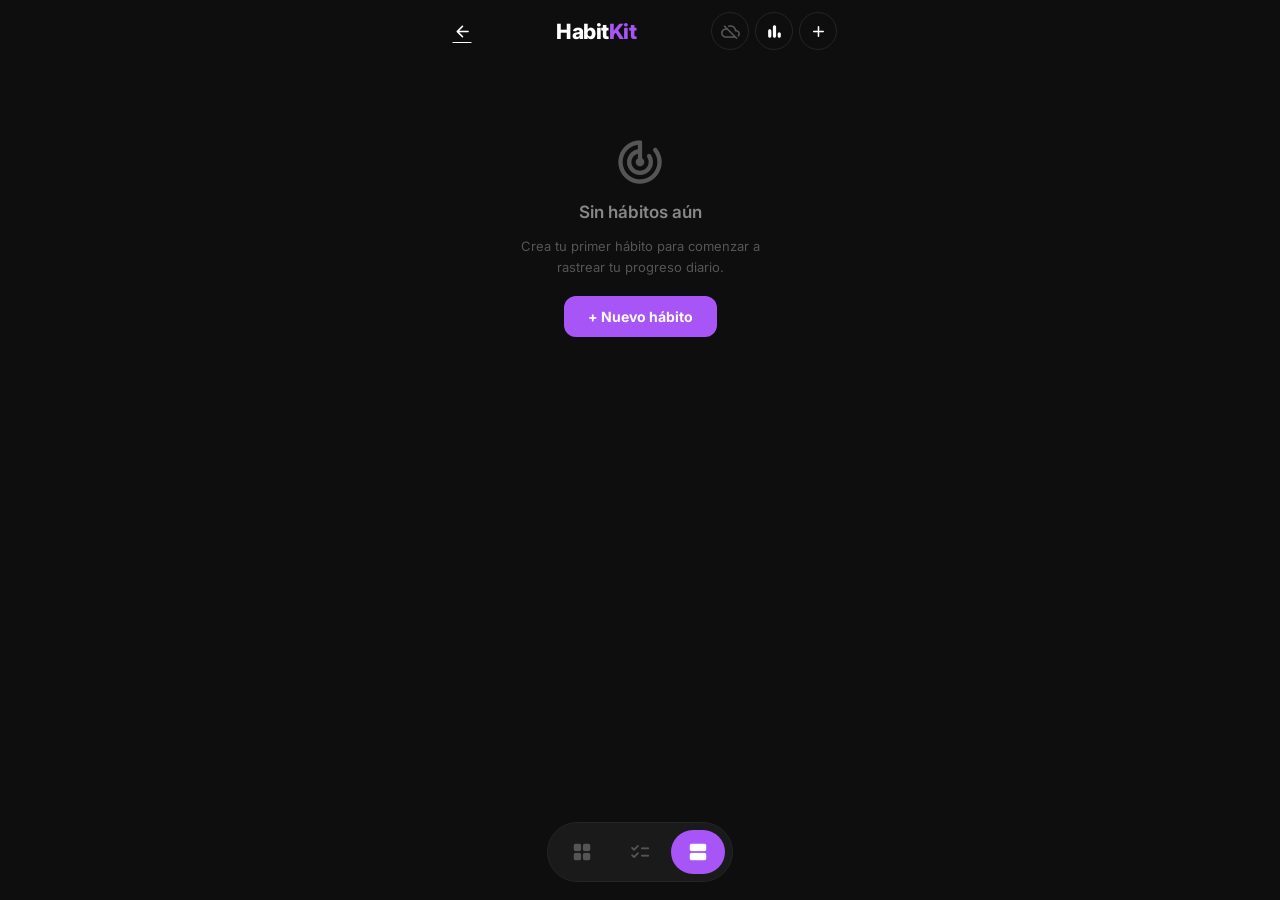
<file: habitos.html>
<!DOCTYPE html>
<html lang="es">
<head>
  <meta charset="UTF-8">
  <meta name="viewport" content="width=device-width, initial-scale=1.0, maximum-scale=1.0, user-scalable=no">
  <title>HabitKit — Hábitos</title>
  <link rel="icon" href="data:image/svg+xml,<svg xmlns='http://www.w3.org/2000/svg' viewBox='0 0 24 24'><rect width='24' height='24' rx='5' fill='%230e0e0f'/><path fill='%23a855f7' d='M12 2C6.48 2 2 6.48 2 12s4.48 10 10 10 10-4.48 10-10S17.52 2 12 2zm-2 15l-5-5 1.41-1.41L10 14.17l7.59-7.59L19 8l-9 9z'/></svg>">
  <link href="https://fonts.googleapis.com/css2?family=Inter:wght@300;400;500;600;700;800&display=swap" rel="stylesheet">
  <link href="https://fonts.googleapis.com/icon?family=Material+Icons+Round" rel="stylesheet">
  <style>
    *, *::before, *::after { box-sizing: border-box; margin: 0; padding: 0; }
    :root {
      --bg: #0e0e0f; --bg2: #1a1a1b; --bg3: #252526;
      --text: #ffffff; --text2: #888; --text3: #555;
      --purple: #a855f7; --nav-h: 72px; --header-h: 62px; --radius: 16px;
    }
    body { font-family: 'Inter', sans-serif; background: var(--bg); color: var(--text);
      min-height: 100vh; max-width: 430px; margin: 0 auto; overflow-x: hidden; }

    /* ── HEADER ── */
    .app-header { display: flex; align-items: center; justify-content: space-between;
      padding: 0 18px; height: var(--header-h); position: sticky; top: 0;
      background: var(--bg); z-index: 100; }
    .app-logo { font-size: 21px; font-weight: 800; letter-spacing: -0.5px; }
    .app-logo span { color: var(--purple); }
    .header-actions { display: flex; gap: 6px; }
    .icon-btn { width: 38px; height: 38px; border-radius: 50%; border: 1.5px solid var(--bg3);
      background: none; color: var(--text); cursor: pointer; display: flex;
      align-items: center; justify-content: center; transition: background .15s; }
    .icon-btn:hover { background: var(--bg3); }
    .icon-btn .material-icons-round { font-size: 19px; }
    .icon-btn.no-border { border: none; }

    /* ── MAIN ── */
    .main { padding: 10px 14px calc(var(--nav-h) + 20px); min-height: calc(100vh - var(--header-h)); }

    /* ── BOTTOM NAV ── */
    .bottom-nav { position: fixed; bottom: 18px; left: 50%; transform: translateX(-50%);
      background: var(--bg2); border-radius: 100px; display: flex; gap: 4px;
      padding: 7px; z-index: 200; border: 1px solid var(--bg3); }
    .nav-btn { width: 54px; height: 44px; border-radius: 100px; border: none;
      background: none; color: var(--text3); cursor: pointer; display: flex;
      align-items: center; justify-content: center; transition: all .2s; }
    .nav-btn .material-icons-round { font-size: 22px; }
    .nav-btn.active { background: var(--purple); color: #fff; }

    /* ── EMPTY ── */
    .empty-state { display: flex; flex-direction: column; align-items: center;
      justify-content: center; gap: 14px; padding: 64px 24px; text-align: center; }
    .empty-state .material-icons-round { font-size: 52px; color: var(--text3); }
    .empty-state h3 { color: var(--text2); font-size: 17px; font-weight: 600; }
    .empty-state p { color: var(--text3); font-size: 13px; line-height: 1.6; max-width: 260px; }
    .empty-add-btn { background: var(--purple); color: #fff; border: none; border-radius: 12px;
      padding: 12px 24px; font-size: 14px; font-weight: 700; cursor: pointer;
      font-family: inherit; margin-top: 4px; }

    /* ── GRID VIEW ── */
    .grid-view { display: grid; grid-template-columns: repeat(3, 1fr); gap: 9px; }
    .habit-card-mini { border-radius: var(--radius); padding: 11px 9px;
      cursor: pointer; position: relative; min-height: 138px; display: flex;
      flex-direction: column; gap: 5px; transition: transform .12s; user-select: none; }
    .habit-card-mini:active { transform: scale(.95); }
    .card-mini-top { display: flex; align-items: flex-start; justify-content: space-between; gap: 4px; }
    .card-mini-name { font-size: 10.5px; font-weight: 700; color: #fff; line-height: 1.3;
      word-break: break-word; flex: 1; min-width: 0; }
    .card-mini-date { font-size: 9px; color: rgba(255,255,255,.5); margin-top: 2px; }
    .card-mini-check { width: 26px; height: 26px; border-radius: 7px; display: flex;
      align-items: center; justify-content: center; flex-shrink: 0; }
    .card-mini-check .material-icons-round { font-size: 14px; }
    .card-mini-check.done { background: rgba(255,255,255,.22); color: #fff; }
    .card-mini-check.undone { background: rgba(0,0,0,.22); color: rgba(255,255,255,.35); }
    .dot-grid { display: flex; flex-direction: column; gap: 2.5px; margin-top: auto; }
    .dot-row { display: flex; gap: 2.5px; }
    .dot { width: 6.5px; height: 6.5px; border-radius: 50%; flex-shrink: 0; }

    /* ── LIST VIEW ── */
    .list-header { display: flex; align-items: center; gap: 10px; margin-bottom: 14px; }
    .period-btn { background: var(--bg2); border: 1.5px solid var(--bg3); border-radius: 20px;
      padding: 7px 13px; font-size: 13px; font-weight: 600; color: var(--text);
      cursor: pointer; display: flex; align-items: center; gap: 5px;
      font-family: inherit; white-space: nowrap; }
    .period-btn .material-icons-round { font-size: 14px; color: var(--text3); }
    .list-days-labels { display: flex; align-items: center; margin-bottom: 7px; padding: 0 12px; }
    .list-days-labels .spacer { flex: 1; min-width: 0; margin-right: 8px; }
    .list-days-cols { display: flex; }
    .day-label { display: flex; flex-direction: column; align-items: center; font-size: 10px;
      color: var(--text3); font-weight: 500; gap: 2px; }
    .day-label.today-col { color: #fff; font-weight: 700; }
    .day-label span:first-child { font-size: 9px; text-transform: uppercase; }
    .list-row { display: flex; align-items: center; gap: 8px; background: var(--bg2);
      border-radius: var(--radius); padding: 10px 12px; margin-bottom: 7px; }
    .list-icon { width: 38px; height: 38px; border-radius: 11px; display: flex;
      align-items: center; justify-content: center; flex-shrink: 0; }
    .list-icon .material-icons-round { font-size: 19px; }
    .list-name { flex: 1; font-size: 13.5px; font-weight: 600; min-width: 0;
      white-space: nowrap; overflow: hidden; text-overflow: ellipsis; }
    .list-days { display: flex; flex-shrink: 0; }
    .day-sq { border-radius: 9px; cursor: pointer; transition: transform .12s; border: none; }
    .day-sq:active { transform: scale(.85); }

    /* ── DETAIL VIEW ── */
    .detail-card { border-radius: var(--radius); padding: 11px 12px; margin-bottom: 8px; }
    .detail-top { display: flex; align-items: center; gap: 10px; margin-bottom: 10px; }
    .detail-icon { width: 46px; height: 46px; border-radius: 13px; display: flex;
      align-items: center; justify-content: center; flex-shrink: 0; }
    .detail-icon .material-icons-round { font-size: 22px; }
    .detail-name-wrap { flex: 1; min-width: 0; }
    .detail-name { font-size: 16px; font-weight: 700; }
    .detail-streak { font-size: 11.5px; color: var(--text2); margin-top: 2px; }
    .detail-actions { display: flex; gap: 6px; flex-shrink: 0; }
    .detail-check-btn { width: 44px; height: 44px; border-radius: 12px; border: none;
      cursor: pointer; display: flex; align-items: center; justify-content: center;
      transition: all .18s; }
    .detail-check-btn .material-icons-round { font-size: 20px; color: #fff; }
    .detail-edit-btn { width: 36px; height: 36px; border-radius: 10px; border: none;
      background: rgba(255,255,255,.07); color: var(--text2); cursor: pointer;
      display: flex; align-items: center; justify-content: center; }
    .detail-edit-btn .material-icons-round { font-size: 17px; }
    .heatmap { display: flex; flex-direction: column; gap: 1.5px; overflow-x: hidden; }
    .heatmap-row { display: flex; gap: 1.5px; }
    .hm-dot { aspect-ratio: 1; border-radius: 50%; flex: 1; min-width: 0; }
    .stats-row { display: flex; gap: 6px; margin-top: 9px; }
    .stat-pill { background: rgba(255,255,255,.05); border-radius: 10px; padding: 7px 6px;
      flex: 1; text-align: center; }
    .stat-val { font-size: 13px; font-weight: 700; }
    .stat-lbl { font-size: 9px; color: var(--text3); margin-top: 2px; }

    /* ── GOAL ── */
    .goal-bar-wrap { height: 4px; background: rgba(255,255,255,.1); border-radius: 2px;
      overflow: hidden; margin: 8px 0 4px; }
    .goal-bar-fill { height: 100%; border-radius: 2px; transition: width .4s ease; }
    .goal-badge { display: inline-flex; align-items: center; gap: 3px; font-size: 10px;
      color: rgba(255,255,255,.5); margin-top: 2px; }
    .goal-badge .material-icons-round { font-size: 11px; }
    .goal-type-row { display: flex; gap: 6px; }
    .goal-type-btn { flex: 1; padding: 9px 4px; border-radius: 10px;
      border: 1.5px solid var(--bg3); background: var(--bg3); color: var(--text2);
      font-size: 13px; font-weight: 600; cursor: pointer; font-family: inherit; transition: all .15s; }
    .goal-type-btn.active { border-color: var(--purple); color: var(--purple);
      background: rgba(168,85,247,.12); }
    .goal-times-row { display: flex; align-items: center; gap: 10px; margin-top: 10px;
      background: var(--bg3); border-radius: 12px; padding: 10px 14px; }
    .goal-cnt-btn { width: 30px; height: 30px; border-radius: 8px; border: none;
      background: var(--bg2); color: var(--text); font-size: 20px; cursor: pointer;
      display: flex; align-items: center; justify-content: center; font-family: inherit;
      line-height: 1; }
    #goalTimesVal { font-size: 20px; font-weight: 700; min-width: 28px; text-align: center; }
    .goal-times-label { font-size: 12px; color: var(--text2); flex: 1; }

    /* ── MODAL ── */
    .overlay { position: fixed; inset: 0; background: rgba(0,0,0,.72);
      backdrop-filter: blur(6px); z-index: 500; display: flex;
      align-items: flex-end; justify-content: center; }
    .hidden { display: none !important; }
    .overlay.hidden { display: none; }
    .sheet { background: var(--bg2); border-radius: 24px 24px 0 0;
      padding: 0 20px 44px; width: 100%; max-width: 430px;
      max-height: 90vh; overflow-y: auto; scrollbar-width: none;
      animation: slideUp .28s cubic-bezier(.32,.72,0,1); }
    .sheet::-webkit-scrollbar { display: none; }
    @keyframes slideUp { from { transform: translateY(100%); } to { transform: translateY(0); } }
    .sheet-handle { width: 38px; height: 4px; background: var(--bg3); border-radius: 2px;
      margin: 12px auto 18px; }
    .sheet-title { font-size: 19px; font-weight: 700; margin-bottom: 22px;
      display: flex; align-items: center; justify-content: space-between; }
    .modal-label { font-size: 10.5px; font-weight: 700; color: var(--text3);
      text-transform: uppercase; letter-spacing: .8px; margin-bottom: 9px; margin-top: 18px; }
    .modal-input { width: 100%; background: var(--bg3); border: 1.5px solid transparent;
      border-radius: 12px; padding: 13px 15px; font-size: 15px; color: var(--text);
      font-family: inherit; outline: none; transition: border-color .18s; }
    .modal-input:focus { border-color: var(--purple); }
    .icon-grid { display: grid; grid-template-columns: repeat(5, 1fr); gap: 7px; }
    .icon-opt { aspect-ratio: 1; border-radius: 12px; background: var(--bg3);
      border: 2px solid transparent; cursor: pointer; display: flex;
      align-items: center; justify-content: center; transition: all .14s; }
    .icon-opt .material-icons-round { font-size: 21px; color: var(--text2); }
    .icon-opt.sel { border-color: var(--purple); }
    .icon-opt.sel .material-icons-round { color: #fff; }
    .color-grid { display: flex; flex-wrap: wrap; gap: 9px; }
    .color-opt { width: 34px; height: 34px; border-radius: 50%; cursor: pointer;
      border: none; transition: all .14s; outline: 3px solid transparent; outline-offset: 3px; }
    .color-opt.sel { outline-color: #fff; }
    .btn-primary { width: 100%; padding: 15px; border-radius: 13px; background: var(--purple);
      border: none; color: #fff; font-size: 15px; font-weight: 700; cursor: pointer;
      margin-top: 26px; font-family: inherit; transition: opacity .15s; }
    .btn-primary:hover { opacity: .88; }
    .btn-danger { width: 100%; padding: 15px; border-radius: 13px; background: #dc2626;
      border: none; color: #fff; font-size: 15px; font-weight: 700; cursor: pointer;
      margin-top: 9px; font-family: inherit; transition: opacity .15s; }
    .btn-danger:hover { opacity: .88; }

    /* ── STATS SHEET ── */
    .stat-habit-card { background: var(--bg3); border-radius: 14px; padding: 14px;
      margin-bottom: 10px; }
    .stat-habit-head { display: flex; align-items: center; gap: 10px; margin-bottom: 12px; }
    .stat-grid { display: grid; grid-template-columns: repeat(4, 1fr); gap: 7px; }
    .stat-cell { background: var(--bg2); border-radius: 10px; padding: 9px 6px; text-align: center; }
    .stat-cell-val { font-size: 14px; font-weight: 700; }
    .stat-cell-lbl { font-size: 9.5px; color: var(--text3); margin-top: 2px; }

    /* ── PERIOD MENU ── */
    .period-menu { position: fixed; background: var(--bg2); border-radius: 14px;
      overflow: hidden; z-index: 600; min-width: 200px; border: 1px solid var(--bg3);
      box-shadow: 0 8px 32px rgba(0,0,0,.5); }
    .period-menu.hidden { display: none; }
    .period-opt { padding: 13px 18px; font-size: 13.5px; font-weight: 500; cursor: pointer;
      display: flex; align-items: center; justify-content: space-between; transition: background .12s; }
    .period-opt:hover { background: var(--bg3); }
    .period-opt.active { color: var(--purple); }
    .period-opt .material-icons-round { font-size: 17px; opacity: 0; }
    .period-opt.active .material-icons-round { opacity: 1; }

    /* ── TOAST ── */
    .toast { position: fixed; bottom: calc(var(--nav-h) + 22px); left: 50%;
      transform: translateX(-50%); background: var(--bg2); border: 1px solid var(--bg3);
      border-radius: 100px; padding: 10px 20px; font-size: 13px; font-weight: 600;
      z-index: 900; white-space: nowrap; pointer-events: none;
      transition: opacity .25s; box-shadow: 0 4px 20px rgba(0,0,0,.4); }
    .toast.hidden { opacity: 0; }
    @keyframes spin { to { transform: rotate(360deg); } }
    .spinning { animation: spin .9s linear infinite; display: inline-block; }
    .drive-ok    { color: #22c55e !important; }
    .drive-error { color: #ef4444 !important; }
    .drive-syncing { color: var(--text2) !important; }
  </style>
</head>
<body>

<!-- HEADER -->
<header class="app-header">
  <a href="index.html" class="icon-btn no-border" title="Volver">
    <span class="material-icons-round">arrow_back</span>
  </a>
  <div class="app-logo">Habit<span>Kit</span></div>
  <div class="header-actions">
    <button class="icon-btn" id="driveBtn" title="Google Drive Sync">
      <span class="material-icons-round" style="color:var(--text3)">cloud_off</span>
    </button>
    <button class="icon-btn" id="statsBtn" title="Estadísticas">
      <span class="material-icons-round">bar_chart</span>
    </button>
    <button class="icon-btn" id="addBtn" title="Nuevo hábito">
      <span class="material-icons-round">add</span>
    </button>
  </div>
</header>

<!-- MAIN -->
<main class="main" id="main"></main>

<!-- BOTTOM NAV -->
<nav class="bottom-nav">
  <button class="nav-btn" data-view="grid" title="Mosaico">
    <span class="material-icons-round">grid_view</span>
  </button>
  <button class="nav-btn" data-view="list" title="Lista">
    <span class="material-icons-round">checklist</span>
  </button>
  <button class="nav-btn active" data-view="detail" title="Detalle">
    <span class="material-icons-round">view_agenda</span>
  </button>
</nav>

<!-- ADD / EDIT HABIT SHEET -->
<div class="overlay hidden" id="habitOverlay">
  <div class="sheet" id="habitSheet">
    <div class="sheet-handle"></div>
    <div class="sheet-title">
      <span id="sheetTitle">Nuevo Hábito</span>
      <button class="icon-btn no-border" id="closeHabitBtn">
        <span class="material-icons-round">close</span>
      </button>
    </div>
    <div class="modal-label">Nombre</div>
    <input type="text" class="modal-input" id="habitName" placeholder="Ej. Yoga matutino" maxlength="30" autocomplete="off">
    <div class="modal-label">Icono</div>
    <div class="icon-grid" id="iconGrid"></div>
    <div class="modal-label">Color</div>
    <div class="color-grid" id="colorGrid"></div>
    <div class="modal-label">Meta</div>
    <div class="goal-type-row">
      <button class="goal-type-btn active" data-t="day"  onclick="pickGoalType('day')">Diario</button>
      <button class="goal-type-btn"        data-t="week" onclick="pickGoalType('week')">Semanal</button>
      <button class="goal-type-btn"        data-t="month" onclick="pickGoalType('month')">Mensual</button>
    </div>
    <div class="goal-times-row hidden" id="goalTimesRow">
      <button class="goal-cnt-btn" onclick="changeGoalTimes(-1)">−</button>
      <span id="goalTimesVal">3</span>
      <span class="goal-times-label" id="goalTimesLabel">veces por semana</span>
      <button class="goal-cnt-btn" onclick="changeGoalTimes(1)">+</button>
    </div>
    <button class="btn-primary" id="saveHabitBtn">Guardar Hábito</button>
    <button class="btn-danger" id="deleteHabitBtn" style="display:none">Eliminar Hábito</button>
  </div>
</div>

<!-- STATS SHEET -->
<div class="overlay hidden" id="statsOverlay">
  <div class="sheet">
    <div class="sheet-handle"></div>
    <div class="sheet-title">
      <span>Estadísticas</span>
      <button class="icon-btn no-border" id="closeStatsBtn">
        <span class="material-icons-round">close</span>
      </button>
    </div>
    <div id="statsContent"></div>
  </div>
</div>

<!-- PERIOD MENU -->
<div class="period-menu hidden" id="periodMenu">
  <div class="period-opt active" data-d="5">Últimos 5 días <span class="material-icons-round">check</span></div>
  <div class="period-opt" data-d="7">Últimos 7 días <span class="material-icons-round">check</span></div>
  <div class="period-opt" data-d="14">Últimas 2 semanas <span class="material-icons-round">check</span></div>
  <div class="period-opt" data-d="30">Último mes <span class="material-icons-round">check</span></div>
</div>

<!-- TOAST -->
<div class="toast hidden" id="toast"></div>

<script>
// ════════════════════════════════════════
// CONSTANTS
// ════════════════════════════════════════
const ICONS = [
  'self_improvement','fitness_center','liquor','water_drop',
  'menu_book','bedtime','directions_run','restaurant',
  'medication','spa','music_note','code',
  'smoking_rooms','local_cafe','phone_android','favorite',
  'psychology','brush','language','savings',
  'eco','hiking','sports_soccer','monitor_heart',
  'wb_sunny','nights_stay','emoji_food_beverage','timer',
  'no_drinks','local_fire_department'
];

const COLORS = [
  '#ef4444','#f97316','#f59e0b','#eab308',
  '#84cc16','#22c55e','#10b981','#14b8a6',
  '#06b6d4','#3b82f6','#6366f1','#8b5cf6',
  '#a855f7','#ec4899','#f43f5e','#64748b'
];

const DAYS_ES  = ['Do','Lu','Ma','Mi','Ju','Vi','Sá'];
const MONTHS_ES = ['Ene','Feb','Mar','Abr','May','Jun','Jul','Ago','Sep','Oct','Nov','Dic'];

// ════════════════════════════════════════
// STATE
// ════════════════════════════════════════
let habits      = loadHabits();
let view        = 'detail';
let listDays    = 5;
let editingId   = null;
let selIcon     = ICONS[0];
let selColor    = COLORS[4];
let selGoalType  = 'day';
let selGoalTimes = 3;

// ════════════════════════════════════════
// STORAGE
// ════════════════════════════════════════
function loadHabits() {
  try {
    const raw = localStorage.getItem('habitkit-v2');
    if (!raw) return [];
    return JSON.parse(raw).map(h => ({ ...h, completions: new Set(h.completions || []) }));
  } catch { return []; }
}
function persist() {
  localStorage.setItem('habitkit-v2', JSON.stringify(
    habits.map(h => ({ ...h, completions: [...h.completions] }))
  ));
  drivePersist();
}

// ════════════════════════════════════════
// DATE HELPERS
// ════════════════════════════════════════
function ds(d)  {
  return `${d.getFullYear()}-${String(d.getMonth()+1).padStart(2,'0')}-${String(d.getDate()).padStart(2,'0')}`;
}
function today(){ return ds(new Date()); }
function shiftDay(dateStr, n) {
  const d = new Date(dateStr + 'T12:00:00');
  d.setDate(d.getDate() + n);
  return ds(d);
}
function lastN(n) {
  const out = []; const base = new Date();
  for (let i = n - 1; i >= 0; i--) {
    const d = new Date(base); d.setDate(base.getDate() - i); out.push(ds(d));
  }
  return out;
}
function monthDates(year, month) {
  const days = new Date(year, month + 1, 0).getDate();
  return Array.from({ length: days }, (_, i) => ds(new Date(year, month, i + 1)));
}
function fmtDate(s) {
  if (!s) return '';
  const d = new Date(s + 'T12:00:00');
  return `${d.getDate()} ${MONTHS_ES[d.getMonth()]} ${d.getFullYear()}`;
}

// ════════════════════════════════════════
// COLOR HELPERS
// ════════════════════════════════════════
function hexRgb(h) {
  return { r: parseInt(h.slice(1,3),16), g: parseInt(h.slice(3,5),16), b: parseInt(h.slice(5,7),16) };
}
function rgba(hex, a) {
  const {r,g,b} = hexRgb(hex);
  return `rgba(${r},${g},${b},${a})`;
}
function darken(hex, f=.18) {
  const {r,g,b} = hexRgb(hex);
  return `rgb(${Math.round(r*f)},${Math.round(g*f)},${Math.round(b*f)})`;
}

// ════════════════════════════════════════
// STATS HELPERS
// ════════════════════════════════════════
function streak(h) {
  let cnt = 0, d = today();
  if (!h.completions.has(d)) d = shiftDay(d, -1);
  while (h.completions.has(d)) { cnt++; d = shiftDay(d, -1); }
  return cnt;
}
function rate(h, n=30) {
  return Math.round([...lastN(n)].filter(d => h.completions.has(d)).length / n * 100);
}
function bestStreak(h) {
  if (!h.completions.size) return 0;
  const sorted = [...h.completions].sort();
  let best = 1, cur = 1;
  for (let i = 1; i < sorted.length; i++) {
    const diff = (new Date(sorted[i]+'T12:00:00') - new Date(sorted[i-1]+'T12:00:00')) / 86400000;
    cur = diff === 1 ? cur + 1 : 1;
    if (cur > best) best = cur;
  }
  return best;
}

// ════════════════════════════════════════
// GOAL HELPERS
// ════════════════════════════════════════
function getGoal(h) { return h.goal || { type: 'day', times: 1 }; }

function weekStart(dateStr) {
  const d = new Date(dateStr + 'T12:00:00');
  d.setDate(d.getDate() - (d.getDay() + 6) % 7);
  return ds(d);
}

function metInPeriod(h, ps, pe) {
  const t = today();
  let done = 0, d = new Date(ps + 'T12:00:00');
  const end = new Date(Math.min(+new Date(pe + 'T12:00:00'), +new Date(t + 'T12:00:00')));
  while (d <= end) { if (h.completions.has(ds(d))) done++; d.setDate(d.getDate()+1); }
  return done >= getGoal(h).times;
}

function goalProgress(h) {
  const g = getGoal(h), t = today();
  if (g.type === 'day') {
    const done = h.completions.has(t) ? 1 : 0;
    return { done, target: 1, label: 'hoy', pct: done * 100 };
  }
  if (g.type === 'week') {
    const ws = weekStart(t);
    let done = 0;
    for (let i = 0; i < 7; i++) { const d = shiftDay(ws,i); if (d>t) break; if (h.completions.has(d)) done++; }
    return { done, target: g.times, label: 'esta semana', pct: Math.min(100, Math.round(done/g.times*100)) };
  }
  const mk = t.slice(0,7);
  const done = [...h.completions].filter(d => d.startsWith(mk)).length;
  return { done, target: g.times, label: 'este mes', pct: Math.min(100, Math.round(done/g.times*100)) };
}

function goalStreak(h) {
  const g = getGoal(h);
  if (g.type === 'day') return streak(h);
  const t = today();
  let ps, pe, prevPeriod;

  if (g.type === 'week') {
    ps = weekStart(t);
    pe = shiftDay(ps, 6);
    prevPeriod = (s) => ({ ps: shiftDay(s,-7), pe: shiftDay(s,-1) });
  } else {
    const d = new Date(t + 'T12:00:00');
    ps = `${d.getFullYear()}-${String(d.getMonth()+1).padStart(2,'0')}-01`;
    pe = ds(new Date(d.getFullYear(), d.getMonth()+1, 0));
    prevPeriod = (s) => {
      const p = new Date(s + 'T12:00:00'); p.setMonth(p.getMonth()-1);
      const nps = `${p.getFullYear()}-${String(p.getMonth()+1).padStart(2,'0')}-01`;
      const npe = ds(new Date(p.getFullYear(), p.getMonth()+1, 0));
      return { ps: nps, pe: npe };
    };
  }

  if (!metInPeriod(h, ps, pe)) { const p = prevPeriod(ps); ps = p.ps; pe = p.pe; }
  let cnt = 0;
  for (let i = 0; i < 500; i++) {
    if (!metInPeriod(h, ps, pe)) break;
    cnt++;
    const p = prevPeriod(ps); ps = p.ps; pe = p.pe;
  }
  return cnt;
}

// ════════════════════════════════════════
// RENDER
// ════════════════════════════════════════
function render() {
  document.querySelectorAll('.nav-btn').forEach(b => b.classList.toggle('active', b.dataset.view === view));
  const m = document.getElementById('main');

  if (!habits.length) {
    m.innerHTML = `<div class="empty-state">
      <span class="material-icons-round">track_changes</span>
      <h3>Sin hábitos aún</h3>
      <p>Crea tu primer hábito para comenzar a rastrear tu progreso diario.</p>
      <button class="empty-add-btn" onclick="openAdd()">+ Nuevo hábito</button>
    </div>`;
    return;
  }

  if (view === 'grid')   renderGrid(m);
  else if (view === 'list')  renderList(m);
  else                   renderDetail(m);
}

// ── GRID ──
function renderGrid(el) {
  const now   = new Date();
  const year  = now.getFullYear(), month = now.getMonth();
  const dates = monthDates(year, month);
  const t     = today();
  const offset = (new Date(year, month, 1).getDay() + 6) % 7; // Mon-based

  const html = habits.map(h => {
    const done   = h.completions.has(t);
    const bg     = darken(h.color, .15);
    const rows   = Math.ceil((offset + dates.length) / 7);
    let dotHtml  = '';

    for (let r = 0; r < rows; r++) {
      let row = '';
      for (let c = 0; c < 7; c++) {
        const idx = r * 7 + c - offset;
        if (idx < 0 || idx >= dates.length) {
          row += `<div class="dot" style="background:transparent"></div>`;
        } else {
          const d   = dates[idx];
          const fut = d > t;
          const ok  = h.completions.has(d);
          row += `<div class="dot" style="background:${fut ? rgba(h.color,.07) : ok ? h.color : rgba(h.color,.18)}"></div>`;
        }
      }
      dotHtml += `<div class="dot-row">${row}</div>`;
    }

    return `<div class="habit-card-mini" style="background:${bg}"
        onclick="toggleToday('${h.id}')">
      <div class="card-mini-top">
        <div>
          <div class="card-mini-name">${esc(h.name)}</div>
          <div class="card-mini-date">${MONTHS_ES[month]} ${year}</div>
        </div>
        <div class="card-mini-check ${done?'done':'undone'}">
          <span class="material-icons-round">check</span>
        </div>
      </div>
      <div class="dot-grid">${dotHtml}</div>
    </div>`;
  }).join('');

  el.innerHTML = `<div class="grid-view">${html}</div>`;

  // long-press to edit
  el.querySelectorAll('.habit-card-mini').forEach(card => {
    addLongPress(card, () => openEdit(card.onclick.toString().match(/'([^']+)'/)[1]));
  });
}

// ── LIST ──
function renderList(el) {
  const dates  = lastN(listDays);
  const t      = today();
  const sqW    = listDays <= 7 ? 32 : listDays <= 14 ? 24 : 19;
  const gap    = listDays <= 7 ? 5 : 4;
  const br     = listDays <= 7 ? 9 : 6;

  const labels = dates.map(d => {
    const dt    = new Date(d + 'T12:00:00');
    const isNow = d === t;
    return `<div class="day-label${isNow?' today-col':''}" style="width:${sqW}px">
      <span>${DAYS_ES[dt.getDay()]}</span><span>${dt.getDate()}</span>
    </div>`;
  }).join('');

  const rows = habits.map(h => {
    const sqs = dates.map(d => {
      const ok  = h.completions.has(d);
      const fut = d > t;
      const bg  = fut ? rgba(h.color,.07) : ok ? h.color : rgba(h.color,.16);
      return `<div class="day-sq" style="width:${sqW}px;height:${sqW}px;border-radius:${br}px;background:${bg};${!ok&&!fut?`border:1.5px solid ${rgba(h.color,.3)}`:'border:none'}"
        onclick="toggleDay('${h.id}','${d}')"></div>`;
    }).join('');

    return `<div class="list-row">
      <div class="list-icon" style="background:${darken(h.color,.22)}">
        <span class="material-icons-round" style="color:${h.color}">${h.icon}</span>
      </div>
      <div class="list-name">${esc(h.name)}</div>
      <div class="list-days" style="gap:${gap}px">${sqs}</div>
    </div>`;
  }).join('');

  const periodLabel = { 5:'Últimos 5 días', 7:'Últimos 7 días', 14:'Últimas 2 semanas', 30:'Último mes' };

  el.innerHTML = `
    <div class="list-header">
      <button class="period-btn" id="periodBtn">
        <span class="material-icons-round">calendar_month</span>
        ${periodLabel[listDays]}
        <span class="material-icons-round">expand_more</span>
      </button>
    </div>
    <div class="list-days-labels">
      <div class="spacer"></div>
      <div style="display:flex;gap:${gap}px">${labels}</div>
    </div>
    ${rows}
  `;

  document.getElementById('periodBtn').addEventListener('click', showPeriodMenu);
}

// ── DETAIL ──
function renderDetail(el) {
  const t = today();

  const cards = habits.map(h => {
    const done  = h.completions.has(t);
    const g     = getGoal(h);
    const s     = goalStreak(h);
    const prog  = goalProgress(h);
    const r30   = rate(h, 30);

    // Build 7-row heatmap (columns = weeks)
    // Start from Mon of oldest week to show ~15 weeks
    const numWeeks = 30;
    const startD   = new Date(t + 'T12:00:00');
    // go back numWeeks*7 days then align to Monday
    startD.setDate(startD.getDate() - numWeeks * 7);
    const startDow = (startD.getDay() + 6) % 7;
    startD.setDate(startD.getDate() - startDow);

    // collect all days row by row (7 rows = days of week, cols = weeks)
    const rows = Array.from({ length: 7 }, () => []);
    const cur  = new Date(startD);
    let col = 0;
    while (ds(cur) <= t) {
      const dow = (cur.getDay() + 6) % 7; // 0=Mon
      if (dow === 0 && col > 0) {} // new week
      rows[dow].push(ds(cur));
      cur.setDate(cur.getDate() + 1);
    }
    // pad rows to same length
    const maxLen = Math.max(...rows.map(r => r.length));
    rows.forEach(r => { while (r.length < maxLen) r.push(null); });

    const hmHtml = rows.map(row =>
      `<div class="heatmap-row">${row.map(d => {
        if (!d || d > t) return `<div class="hm-dot" style="background:${rgba(h.color,.07)}"></div>`;
        return `<div class="hm-dot" style="background:${h.completions.has(d) ? h.color : rgba(h.color,.13)};cursor:pointer" onclick="toggleDay('${h.id}','${d}')"></div>`;
      }).join('')}</div>`
    ).join('');

    const cardBg  = darken(h.color, .12);
    const checkBg = done ? h.color : darken(h.color, .28);

    return `<div class="detail-card" style="background:${cardBg}">
      <div class="detail-top">
        <div class="detail-icon" style="background:${darken(h.color,.25)}">
          <span class="material-icons-round" style="color:${h.color}">${h.icon}</span>
        </div>
        <div class="detail-name-wrap">
          <div class="detail-name">${esc(h.name)}</div>
          <div class="detail-streak">${s > 0 ? `🔥 ${s} ${g.type==='week'?'sem':g.type==='month'?'mes'+( s!==1?'es':''):s!==1?'días':'día'} de racha` : 'Sin racha activa'}</div>
          <div class="goal-badge"><span class="material-icons-round">flag</span>${g.type==='day'?'Diario':g.times+'× '+( g.type==='week'?'sem.':'mes')}</div>
        </div>
        <div class="detail-actions">
          <button class="detail-edit-btn" onclick="openEdit('${h.id}')" title="Editar">
            <span class="material-icons-round">more_vert</span>
          </button>
          <button class="detail-check-btn" style="background:${checkBg}"
            onclick="toggleToday('${h.id}')" title="${done?'Desmarcar':'Marcar completado'}">
            <span class="material-icons-round">check</span>
          </button>
        </div>
      </div>
      <div class="heatmap">${hmHtml}</div>
      ${g.type !== 'day' ? `
      <div class="goal-bar-wrap">
        <div class="goal-bar-fill" style="width:${prog.pct}%;background:${h.color}"></div>
      </div>` : ''}
      <div class="stats-row">
        <div class="stat-pill">
          <div class="stat-val" style="color:${h.color}">${s}</div>
          <div class="stat-lbl">${g.type==='week'?'Sem.':g.type==='month'?'Meses':'Días'} racha</div>
        </div>
        <div class="stat-pill">
          <div class="stat-val" style="color:${prog.pct>=100?h.color:'#fff'}">${g.type==='day'?r30+'%':prog.done+'/'+prog.target}</div>
          <div class="stat-lbl">${g.type==='day'?'Último mes':prog.label}</div>
        </div>
        <div class="stat-pill">
          <div class="stat-val" style="color:${h.color}">${h.completions.size}</div>
          <div class="stat-lbl">Total</div>
        </div>
      </div>
    </div>`;
  }).join('');

  el.innerHTML = cards;
}

// ════════════════════════════════════════
// ACTIONS
// ════════════════════════════════════════
function toggleToday(id) {
  const h = habits.find(h => h.id === id);
  if (!h) return;
  const t = today();
  if (h.completions.has(t)) { h.completions.delete(t); toast('Desmarcado'); }
  else                       { h.completions.add(t);   toast('¡Completado! 🎉'); }
  persist(); render();
}
function toggleDay(id, d) {
  const h = habits.find(h => h.id === id);
  if (!h) return;
  if (h.completions.has(d)) h.completions.delete(d);
  else                       h.completions.add(d);
  persist(); render();
}

// ════════════════════════════════════════
// HABIT MODAL
// ════════════════════════════════════════
function openAdd() {
  editingId = null; selIcon = ICONS[0]; selColor = COLORS[4];
  selGoalType = 'day'; selGoalTimes = 3;
  document.getElementById('sheetTitle').textContent = 'Nuevo Hábito';
  document.getElementById('habitName').value = '';
  document.getElementById('saveHabitBtn').textContent = 'Guardar Hábito';
  document.getElementById('deleteHabitBtn').style.display = 'none';
  buildPickers();
  document.getElementById('habitOverlay').classList.remove('hidden');
  setTimeout(() => document.getElementById('habitName').focus(), 350);
}
function openEdit(id) {
  const h = habits.find(h => h.id === id);
  if (!h) return;
  editingId = id; selIcon = h.icon; selColor = h.color;
  const g = getGoal(h);
  selGoalType = g.type; selGoalTimes = g.times;
  document.getElementById('sheetTitle').textContent = 'Editar Hábito';
  document.getElementById('habitName').value = h.name;
  document.getElementById('saveHabitBtn').textContent = 'Actualizar';
  document.getElementById('deleteHabitBtn').style.display = 'block';
  buildPickers();
  document.getElementById('habitOverlay').classList.remove('hidden');
}
function closeHabit() {
  document.getElementById('habitOverlay').classList.add('hidden');
  editingId = null;
}
function buildPickers() {
  document.getElementById('iconGrid').innerHTML = ICONS.map(ic =>
    `<div class="icon-opt${ic===selIcon?' sel':''}" data-ic="${ic}"
      style="${ic===selIcon?`background:${rgba(selColor,.22)}`:''}">
      <span class="material-icons-round">${ic}</span>
    </div>`
  ).join('');
  document.getElementById('colorGrid').innerHTML = COLORS.map(c =>
    `<div class="color-opt${c===selColor?' sel':''}" data-c="${c}" style="background:${c}"></div>`
  ).join('');
  document.querySelectorAll('.goal-type-btn').forEach(b => b.classList.toggle('active', b.dataset.t === selGoalType));
  document.getElementById('goalTimesRow').classList.toggle('hidden', selGoalType === 'day');
  document.getElementById('goalTimesVal').textContent = selGoalTimes;
  document.getElementById('goalTimesLabel').textContent = selGoalType === 'week' ? 'veces por semana' : 'veces por mes';
}
function pickIcon(ic) {
  selIcon = ic;
  document.querySelectorAll('.icon-opt').forEach(el => {
    const match = el.dataset.ic === ic;
    el.classList.toggle('sel', match);
    el.style.background = match ? rgba(selColor, .22) : '';
  });
}
function pickColor(c) {
  selColor = c;
  document.querySelectorAll('.color-opt').forEach(el => el.classList.toggle('sel', el.dataset.c === c));
  document.querySelectorAll('.icon-opt.sel').forEach(el => el.style.background = rgba(c, .22));
}
function saveHabit() {
  const name = document.getElementById('habitName').value.trim();
  if (!name) {
    document.getElementById('habitName').style.borderColor = '#ef4444';
    setTimeout(() => document.getElementById('habitName').style.borderColor = '', 1500);
    document.getElementById('habitName').focus(); return;
  }
  const goal = selGoalType === 'day' ? { type: 'day', times: 1 } : { type: selGoalType, times: selGoalTimes };
  if (editingId) {
    const h = habits.find(h => h.id === editingId);
    h.name = name; h.icon = selIcon; h.color = selColor; h.goal = goal;
  } else {
    habits.push({ id: crypto.randomUUID(), name, icon: selIcon, color: selColor,
      goal, completions: new Set(), createdAt: today() });
  }
  persist(); closeHabit(); render();
  toast(editingId ? 'Hábito actualizado ✓' : '¡Hábito creado! 🚀');
}

function pickGoalType(t) {
  selGoalType = t;
  document.querySelectorAll('.goal-type-btn').forEach(b => b.classList.toggle('active', b.dataset.t === t));
  const row = document.getElementById('goalTimesRow');
  const lbl = document.getElementById('goalTimesLabel');
  row.classList.toggle('hidden', t === 'day');
  if (lbl) lbl.textContent = t === 'week' ? 'veces por semana' : 'veces por mes';
}
function changeGoalTimes(delta) {
  selGoalTimes = Math.max(1, Math.min(selGoalTimes + delta, 31));
  document.getElementById('goalTimesVal').textContent = selGoalTimes;
}
function deleteHabit() {
  if (!confirm('¿Eliminar este hábito? Se perderá todo el progreso.')) return;
  habits = habits.filter(h => h.id !== editingId);
  persist(); closeHabit(); render(); toast('Hábito eliminado');
}

// ════════════════════════════════════════
// STATS
// ════════════════════════════════════════
function openStats() {
  const el = document.getElementById('statsContent');
  if (!habits.length) {
    el.innerHTML = `<p style="text-align:center;color:var(--text3);padding:40px 0">Sin hábitos que mostrar</p>`;
  } else {
    el.innerHTML = habits.map(h => {
      const s  = streak(h), bs = bestStreak(h), r7 = rate(h, 7), tot = h.completions.size;
      return `<div class="stat-habit-card">
        <div class="stat-habit-head">
          <div style="width:38px;height:38px;border-radius:11px;background:${darken(h.color,.25)};display:flex;align-items:center;justify-content:center;flex-shrink:0">
            <span class="material-icons-round" style="color:${h.color};font-size:19px">${h.icon}</span>
          </div>
          <div>
            <div style="font-weight:700;font-size:14px">${esc(h.name)}</div>
            <div style="font-size:10.5px;color:var(--text3)">Desde ${fmtDate(h.createdAt)}</div>
          </div>
        </div>
        <div class="stat-grid">
          ${[['Racha',s+'d'],['Mejor',bs+'d'],['7 días',r7+'%'],['Total',tot]].map(([l,v])=>
            `<div class="stat-cell">
              <div class="stat-cell-val" style="color:${h.color}">${v}</div>
              <div class="stat-cell-lbl">${l}</div>
            </div>`).join('')}
        </div>
      </div>`;
    }).join('');
  }
  document.getElementById('statsOverlay').classList.remove('hidden');
}

// ════════════════════════════════════════
// PERIOD MENU
// ════════════════════════════════════════
function showPeriodMenu() {
  const btn  = document.getElementById('periodBtn');
  const menu = document.getElementById('periodMenu');
  const rect = btn.getBoundingClientRect();
  menu.style.top  = (rect.bottom + 6) + 'px';
  menu.style.left = rect.left + 'px';
  menu.classList.remove('hidden');
  menu.querySelectorAll('.period-opt').forEach(o => o.classList.toggle('active', parseInt(o.dataset.d) === listDays));
  setTimeout(() => document.addEventListener('click', closePeriodMenu, { once: true }), 0);
}
function closePeriodMenu() { document.getElementById('periodMenu').classList.add('hidden'); }

// ════════════════════════════════════════
// LONG PRESS
// ════════════════════════════════════════
function addLongPress(el, cb) {
  let timer;
  el.addEventListener('pointerdown', () => { timer = setTimeout(cb, 600); }, { passive: true });
  el.addEventListener('pointerup',   () => clearTimeout(timer));
  el.addEventListener('pointerleave',() => clearTimeout(timer));
}

// ════════════════════════════════════════
// TOAST
// ════════════════════════════════════════
let toastT;
function toast(msg) {
  const el = document.getElementById('toast');
  el.textContent = msg; el.classList.remove('hidden');
  clearTimeout(toastT);
  toastT = setTimeout(() => el.classList.add('hidden'), 2200);
}

// ════════════════════════════════════════
// UTILS
// ════════════════════════════════════════
function esc(s) {
  return s.replace(/&/g,'&amp;').replace(/</g,'&lt;').replace(/>/g,'&gt;').replace(/"/g,'&quot;');
}

// ════════════════════════════════════════
// GOOGLE DRIVE SYNC
// ════════════════════════════════════════
const DRIVE_CLIENT_ID = '331021142047-3qofp3l7m9j68ogoqj1sr7a30fd081gl.apps.googleusercontent.com';
const DRIVE_SCOPE     = 'https://www.googleapis.com/auth/drive.appdata';
const DRIVE_FILE_NAME = 'habitkit-data.json';
const DRIVE_BASE      = 'https://www.googleapis.com/drive/v3';
const DRIVE_UPLOAD    = 'https://www.googleapis.com/upload/drive/v3';

let driveToken  = null;
let driveFileId = null;
let tokenClient = null;
let refreshTimer = null;

function scheduleTokenRefresh(msUntilExpiry) {
  clearTimeout(refreshTimer);
  const delay = Math.max(msUntilExpiry - 5 * 60 * 1000, 10 * 1000);
  refreshTimer = setTimeout(() => {
    if (tokenClient) tokenClient.requestAccessToken({ prompt: '' });
  }, delay);
}

window.initGIS = function () {
  if (typeof google === 'undefined') return;
  tokenClient = google.accounts.oauth2.initTokenClient({
    client_id: DRIVE_CLIENT_ID,
    scope: DRIVE_SCOPE,
    callback: async (resp) => {
      if (resp.error) { setDriveStatus('error'); return; }
      driveToken = resp.access_token;
      const expiry = Date.now() + 3500 * 1000;
      localStorage.setItem('drive_token',  driveToken);
      localStorage.setItem('drive_expiry', expiry);
      scheduleTokenRefresh(3500 * 1000);
      await syncWithDrive();
    }
  });
  const token  = localStorage.getItem('drive_token');
  const expiry = parseInt(localStorage.getItem('drive_expiry') || '0');
  if (token && Date.now() < expiry) {
    driveToken = token;
    scheduleTokenRefresh(expiry - Date.now());
    syncWithDrive();
  }
};

function connectDrive() {
  if (!tokenClient) { toast('Cargando Google Sign-In…'); return; }
  if (driveToken) { showDriveMenu(); return; }
  tokenClient.requestAccessToken({ prompt: 'consent' });
}

function disconnectDrive() {
  clearTimeout(refreshTimer);
  google.accounts.oauth2.revoke(driveToken, () => {});
  driveToken = null; driveFileId = null;
  ['drive_token','drive_expiry','drive_file_id'].forEach(k => localStorage.removeItem(k));
  setDriveStatus('off');
  toast('Desconectado de Google Drive');
}

async function syncWithDrive() {
  if (!driveToken) return;
  setDriveStatus('syncing');
  try {
    driveFileId = await findOrCreateFile();
    const remote = await readFile(driveFileId);
    if (remote && remote.habits && remote.habits.length) {
      habits = remote.habits.map(h => ({ ...h, completions: new Set(h.completions || []) }));
      localStorage.setItem('habitkit-v2', JSON.stringify(remote.habits));
      render();
    } else {
      await writeFile(driveFileId);
    }
    setDriveStatus('ok');
    toast('Drive sincronizado ✓');
  } catch (e) {
    console.error(e);
    setDriveStatus(e.status === 401 ? 'off' : 'error');
    if (e.status === 401) { driveToken = null; localStorage.removeItem('drive_token'); }
  }
}

async function drivePersist() {
  if (!driveToken || !driveFileId) return;
  try {
    await writeFile(driveFileId);
    setDriveStatus('ok');
  } catch (e) {
    if (e.status === 401) { driveToken = null; setDriveStatus('off'); }
    else setDriveStatus('error');
  }
}

async function findOrCreateFile() {
  const cached = localStorage.getItem('drive_file_id');
  if (cached) return cached;
  const res = await driveReq(`${DRIVE_BASE}/files?spaces=appDataFolder&q=name%3D%27${DRIVE_FILE_NAME}%27&fields=files(id)`);
  if (res.files && res.files.length) {
    localStorage.setItem('drive_file_id', res.files[0].id);
    return res.files[0].id;
  }
  const created = await driveReq(`${DRIVE_BASE}/files`, {
    method: 'POST',
    body: JSON.stringify({ name: DRIVE_FILE_NAME, parents: ['appDataFolder'] })
  });
  localStorage.setItem('drive_file_id', created.id);
  return created.id;
}

async function readFile(id) {
  try { return await driveReq(`${DRIVE_BASE}/files/${id}?alt=media`); }
  catch { return null; }
}

async function writeFile(id) {
  await driveReq(`${DRIVE_UPLOAD}/files/${id}?uploadType=media`, {
    method: 'PATCH',
    body: JSON.stringify({
      habits: habits.map(h => ({ ...h, completions: [...h.completions] })),
      updatedAt: new Date().toISOString()
    })
  });
}

async function driveReq(url, opts = {}) {
  const res = await fetch(url, {
    method: opts.method || 'GET',
    headers: { 'Authorization': `Bearer ${driveToken}`, 'Content-Type': 'application/json' },
    body: opts.body
  });
  if (!res.ok) { const e = new Error(res.status); e.status = res.status; throw e; }
  const txt = await res.text();
  return txt ? JSON.parse(txt) : null;
}

function setDriveStatus(status) {
  const btn  = document.getElementById('driveBtn');
  if (!btn) return;
  const icon = btn.querySelector('.material-icons-round');
  icon.className = 'material-icons-round';
  const map = {
    off:     { ic: 'cloud_off',  cls: '' },
    syncing: { ic: 'cloud_sync', cls: 'spinning drive-syncing' },
    ok:      { ic: 'cloud_done', cls: 'drive-ok' },
    error:   { ic: 'cloud_off',  cls: 'drive-error' }
  };
  const s = map[status] || map.off;
  icon.textContent = s.ic;
  if (s.cls) icon.classList.add(...s.cls.split(' '));
}

function showDriveMenu() {
  let menu = document.getElementById('driveMenu');
  if (!menu) {
    menu = document.createElement('div');
    menu.id = 'driveMenu';
    menu.className = 'period-menu';
    menu.style.right = '14px'; menu.style.left = 'auto';
    menu.innerHTML = `
      <div class="period-opt" onclick="syncWithDrive();document.getElementById('driveMenu').classList.add('hidden')">
        <span class="material-icons-round" style="font-size:17px;margin-right:8px;opacity:1">sync</span>Sincronizar ahora
      </div>
      <div class="period-opt" style="color:%23ef4444" onclick="disconnectDrive();document.getElementById('driveMenu').classList.add('hidden')">
        <span class="material-icons-round" style="font-size:17px;margin-right:8px;opacity:1;color:%23ef4444">link_off</span>Desconectar
      </div>`;
    document.body.appendChild(menu);
  }
  const rect = document.getElementById('driveBtn').getBoundingClientRect();
  menu.style.top = (rect.bottom + 6) + 'px';
  menu.classList.remove('hidden');
  setTimeout(() => document.addEventListener('click', () => menu.classList.add('hidden'), { once: true }), 0);
}

// ════════════════════════════════════════
// EVENT WIRING
// ════════════════════════════════════════
document.getElementById('addBtn').addEventListener('click', openAdd);
document.getElementById('statsBtn').addEventListener('click', openStats);
document.getElementById('closeHabitBtn').addEventListener('click', closeHabit);
document.getElementById('closeStatsBtn').addEventListener('click', () =>
  document.getElementById('statsOverlay').classList.add('hidden'));
document.getElementById('saveHabitBtn').addEventListener('click', saveHabit);
document.getElementById('deleteHabitBtn').addEventListener('click', deleteHabit);
document.getElementById('habitName').addEventListener('keydown', e => { if (e.key === 'Enter') saveHabit(); });

// overlay click to close
document.getElementById('habitOverlay').addEventListener('click', e => {
  if (e.target === document.getElementById('habitOverlay')) closeHabit();
});
document.getElementById('statsOverlay').addEventListener('click', e => {
  if (e.target === document.getElementById('statsOverlay'))
    document.getElementById('statsOverlay').classList.add('hidden');
});

// icon/color pickers (delegated)
document.getElementById('iconGrid').addEventListener('click', e => {
  const opt = e.target.closest('.icon-opt');
  if (opt) pickIcon(opt.dataset.ic);
});
document.getElementById('colorGrid').addEventListener('click', e => {
  const opt = e.target.closest('.color-opt');
  if (opt) pickColor(opt.dataset.c);
});

// nav buttons
document.querySelectorAll('.nav-btn').forEach(btn =>
  btn.addEventListener('click', () => { view = btn.dataset.view; render(); }));

// period menu
document.querySelectorAll('.period-opt').forEach(opt =>
  opt.addEventListener('click', () => {
    listDays = parseInt(opt.dataset.d);
    closePeriodMenu(); render();
  }));

// ════════════════════════════════════════
// INIT
// ════════════════════════════════════════
document.getElementById('driveBtn').addEventListener('click', connectDrive);
render();
</script>
<script src="https://accounts.google.com/gsi/client" async onload="initGIS()"></script>
</body>
</html>
</file>
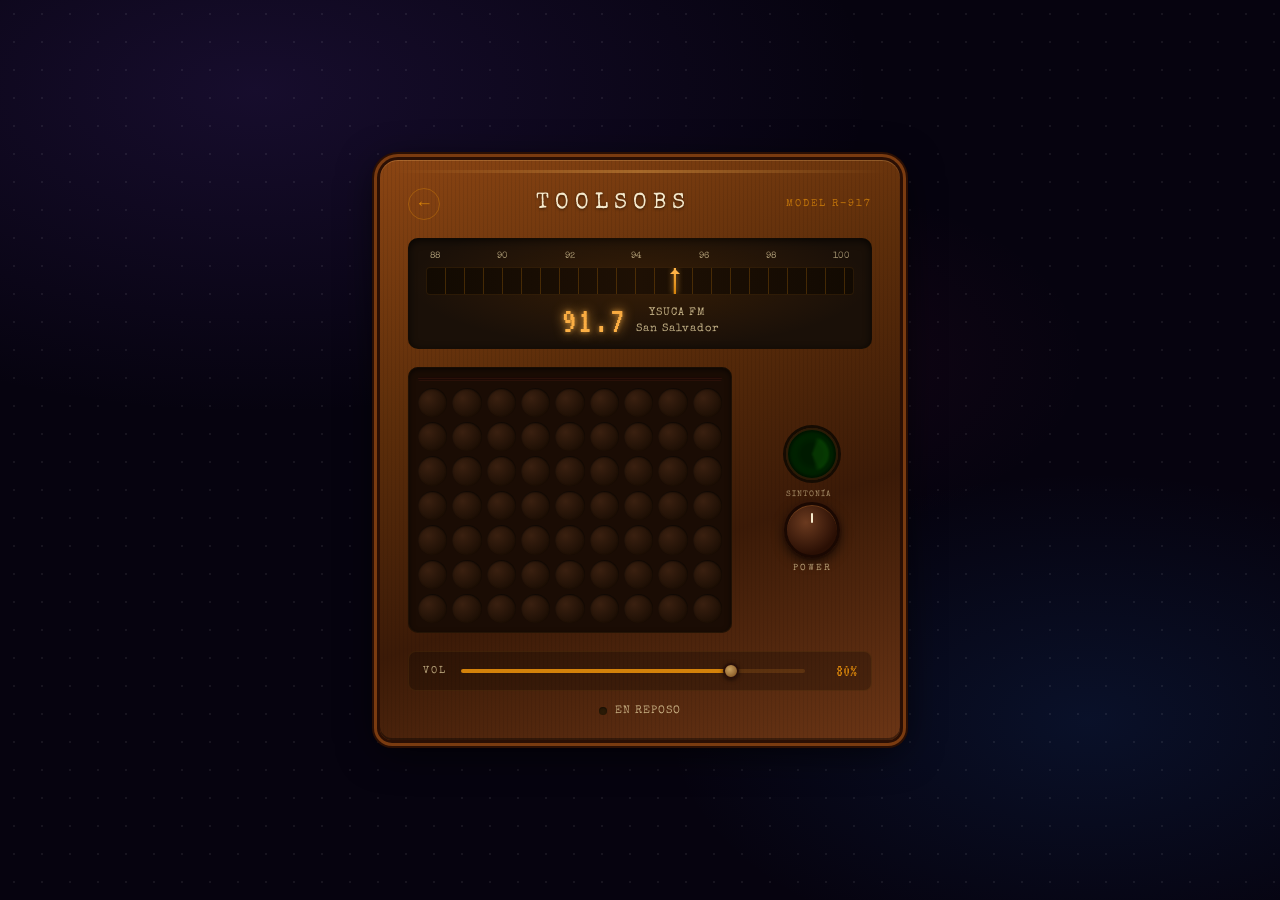
<file: radio.html>
<!DOCTYPE html>
<html lang="es">
<head>
    <meta charset="UTF-8">
    <meta name="viewport" content="width=device-width, initial-scale=1.0">
    <title>YSUCA 91.7 FM</title>
    <link rel="icon" href="data:image/svg+xml,<svg xmlns='http://www.w3.org/2000/svg' viewBox='0 0 24 24'><rect width='24' height='24' rx='5' fill='%230e0e0f'/><path fill='%23c4b5fd' d='M3.24 6.15C2.51 6.43 2 7.17 2 8v12c0 1.1.89 2 2 2h16c1.11 0 2-.9 2-2V8c0-1.11-.89-2-2-2H6.3l8.26-3.34L13.34 1 3.24 6.15zM12 18c-2.21 0-4-1.79-4-4s1.79-4 4-4 4 1.79 4 4-1.79 4-4 4zm0-6c-1.1 0-2 .9-2 2s.9 2 2 2 2-.9 2-2-.9-2-2-2z'/></svg>">
    <link href="https://fonts.googleapis.com/css2?family=Special+Elite&family=VT323&display=swap" rel="stylesheet">
    <link href="https://fonts.googleapis.com/icon?family=Material+Icons+Round" rel="stylesheet">
    <link rel="stylesheet" href="css/radio.css">
</head>
<body>

<div class="cabinet">

    <!-- Brand strip -->
    <div class="brand-strip">
        <a href="index.html" class="back-btn" aria-label="Volver">&#8592;</a>
        <span class="brand-name">ToolsObs</span>
        <span class="model-tag">MODEL R-917</span>
    </div>

    <!-- Dial / frequency scale -->
    <div class="dial-section">
        <div class="freq-scale">
            <span>88</span><span>90</span><span>92</span><span>94</span>
            <span>96</span><span>98</span><span>100</span>
        </div>
        <div class="tuning-band">
            <div class="needle" id="needle"></div>
        </div>
        <div class="station-readout">
            <div>
                <div class="freq-display">91.7</div>
            </div>
            <div class="station-title">YSUCA FM<br>San Salvador</div>
        </div>
    </div>

    <!-- Speaker + controls -->
    <div class="middle-row">

        <!-- Speaker grille -->
        <div class="speaker" id="speaker-grid"></div>

        <!-- Controls -->
        <div class="controls-panel">

            <!-- Magic eye tube -->
            <div style="position:relative; margin-bottom:8px;">
                <div class="magic-eye" id="magic-eye">
                    <div class="eye-glow" id="eye-glow"></div>
                </div>
                <span class="eye-label">SINTONÍA</span>
            </div>

            <!-- Power knob -->
            <div class="knob-wrap">
                <div class="knob" id="power-knob" onclick="togglePlay()" role="button" aria-label="Encender/Apagar"></div>
                <span class="knob-label">POWER</span>
            </div>

        </div>
    </div>

    <!-- Volume -->
    <div class="bottom-row">
        <span class="vol-label">VOL</span>
        <input type="range" id="vol-slider" min="0" max="100" value="80"
               oninput="setVolume(this.value)" aria-label="Volumen">
        <span class="vol-pct" id="vol-pct">80%</span>
    </div>

    <!-- Status -->
    <div class="status-strip">
        <div class="status-lamp" id="status-lamp"></div>
        <span class="status-text" id="status-text">EN REPOSO</span>
    </div>

</div>

<audio id="radio" preload="none"></audio>

<script>
    const STREAM = 'https://fast.citrus3.com:8314/stream';

    const audio   = document.getElementById('radio');
    const knob    = document.getElementById('power-knob');
    const eye     = document.getElementById('magic-eye');
    const lamp    = document.getElementById('status-lamp');
    const txt     = document.getElementById('status-text');
    const needle  = document.getElementById('needle');
    const volSldr = document.getElementById('vol-slider');
    const volPct  = document.getElementById('vol-pct');
    let playing   = false;

    audio.volume  = 0.8;

    // Build speaker dots
    const grid = document.getElementById('speaker-grid');
    const cloth = document.createElement('div');
    cloth.className = 'speaker-cloth';
    grid.appendChild(cloth);
    for (let i = 0; i < 63; i++) {
        const d = document.createElement('div');
        d.className = 'speaker-dot';
        grid.appendChild(d);
    }

    function setStatus(state, text) {
        lamp.className = 'status-lamp' + (state ? ' ' + state : '');
        txt.textContent = text;
    }

    function setActive(on) {
        if (on) {
            eye.classList.add('active');
            knob.classList.add('on');
            needle.style.left = '58%';
        } else {
            eye.classList.remove('active');
            knob.classList.remove('on');
            needle.style.left = '20%';
        }
    }

    function togglePlay() {
        if (playing) { stop(); } else { start(); }
    }

    function start() {
        audio.src = STREAM;
        audio.load();
        audio.play().catch(() => {
            setStatus('error', 'SIN SEÑAL');
            setActive(false);
            playing = false;
        });
        playing = true;
        setActive(true);
        setStatus('connecting', 'SINTONIZANDO...');
    }

    function stop() {
        audio.pause();
        audio.src = '';
        playing = false;
        setActive(false);
        setStatus('', 'EN REPOSO');
    }

    function setVolume(val) {
        audio.volume = val / 100;
        volPct.textContent = val + '%';
        volSldr.style.setProperty('--fill', val + '%');
    }

    // init slider fill
    volSldr.style.setProperty('--fill', '80%');

    audio.addEventListener('playing',  () => setStatus('playing', 'EN VIVO — 91.7 FM'));
    audio.addEventListener('waiting',  () => setStatus('connecting', 'CARGANDO...'));
    audio.addEventListener('stalled',  () => setStatus('connecting', 'RECONECTANDO...'));
    audio.addEventListener('error',    () => {
        setStatus('error', 'SIN SEÑAL');
        setActive(false);
        playing = false;
    });
</script>
</body>
</html>
</file>
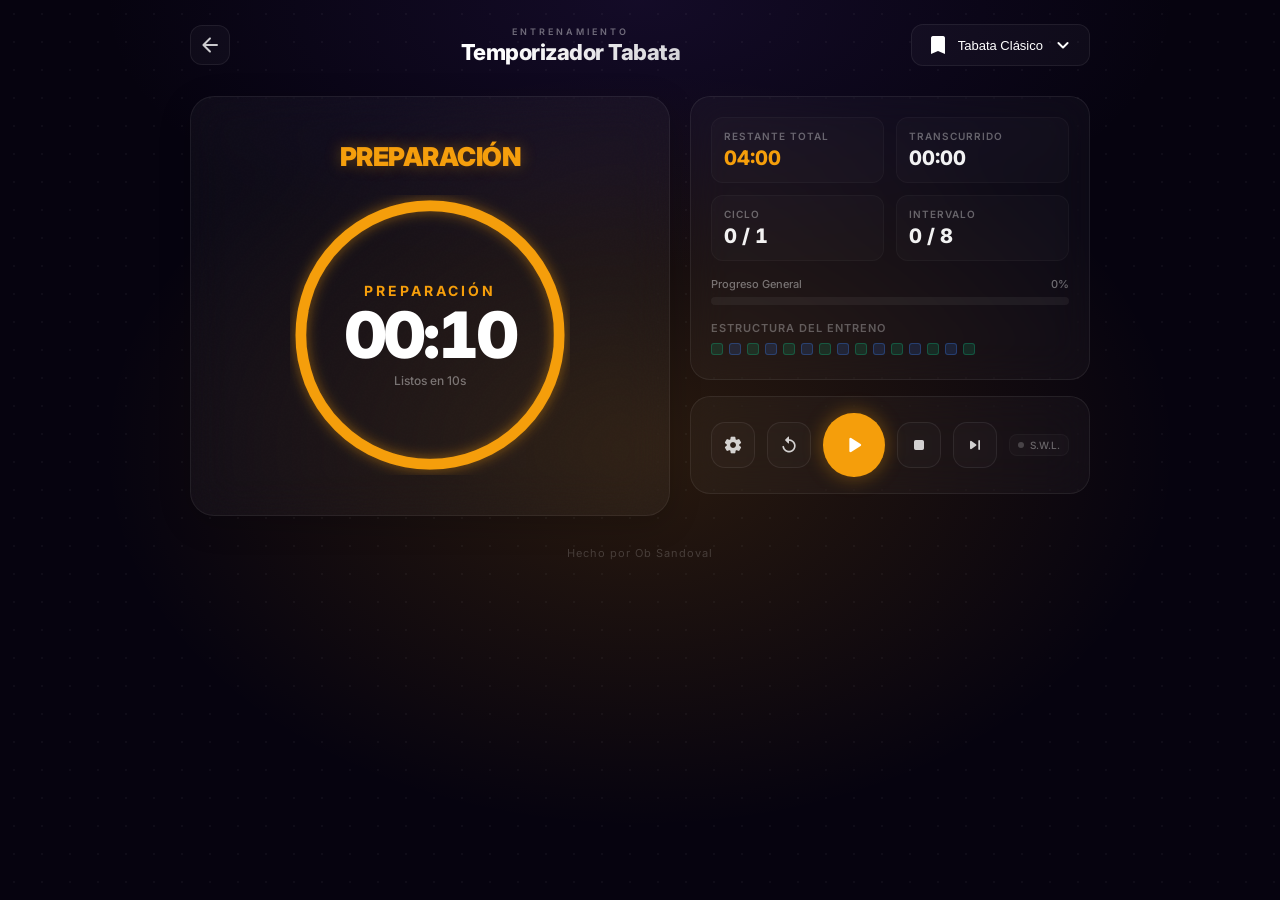
<file: tabata.html>
<!DOCTYPE html>
<html lang="es">
<head>
    <meta charset="UTF-8">
    <meta name="viewport" content="width=device-width, initial-scale=1.0">
    <title>Entreno Tabata - ToolsObs</title>
    <!-- Icon -->
    <link rel="icon" href="data:image/svg+xml,<svg xmlns='http://www.w3.org/2000/svg' viewBox='0 0 24 24'><rect width='24' height='24' rx='5' fill='%230e0e0f'/><path fill='%23f43f5e' d='M12 2C6.48 2 2 6.48 2 12s4.48 10 10 10 10-4.48 10-10S17.52 2 12 2zm1 15.5h-2v-6h2v6zm0-8h-2v-2h2v2z'/></svg>">
    <!-- Google Fonts & Material Icons -->
    <link href="https://fonts.googleapis.com/css2?family=Inter:wght@300;400;500;600;700;800;900&display=swap" rel="stylesheet">
    <link href="https://fonts.googleapis.com/icon?family=Material+Icons+Round" rel="stylesheet">
    <!-- Custom Style -->
    <link rel="stylesheet" href="css/tabata.css">
</head>
<body class="state-ready">

<div class="wrapper">
    <header>
        <a href="index.html" class="back-btn" aria-label="Volver al panel">
            <span class="material-icons-round">arrow_back</span>
        </a>
        <div class="app-title">
            <span class="app-eyebrow">Entrenamiento</span>
            <span class="app-name">Temporizador Tabata</span>
        </div>
        
        <div class="preset-dropdown-wrap">
            <button class="preset-btn" id="preset-btn-toggle" onclick="togglePresetMenu()">
                <span class="material-icons-round">bookmark</span>
                <span id="active-preset-name">Tabata Clásico</span>
                <span class="material-icons-round">expand_more</span>
            </button>
            <div class="preset-menu" id="preset-menu">
                <!-- Presets loaded dynamically -->
            </div>
        </div>
    </header>

    <div class="dashboard-grid">
        
        <!-- Left Column: Giant Interactive circular timer -->
        <main class="timer-panel">
            <div class="active-exercise-banner" id="active-exercise-banner">Listo</div>
            <div class="timer-ring-container">
                <svg class="timer-svg" viewBox="0 0 260 260">
                    <circle class="timer-ring-track" cx="130" cy="130" r="120"></circle>
                    <circle class="timer-ring-fill" id="timer-ring-fill" cx="130" cy="130" r="120" stroke-dasharray="754" stroke-dashoffset="0"></circle>
                </svg>
                <div class="timer-content">
                    <span class="state-label" id="timer-state-label">Listo</span>
                    <span class="time-display" id="timer-time-display">00:00</span>
                    <span class="phase-progress" id="timer-phase-progress">Presiona Iniciar</span>
                </div>
            </div>
        </main>

        <!-- Right Column: Stats and Controls -->
        <aside class="control-panel">
            
            <!-- Overall Stats -->
            <section class="stats-card">
                <div class="stats-grid">
                    <div class="stat-item">
                        <span class="stat-label">Restante total</span>
                        <span class="stat-value highlight" id="stat-time-remaining">00:00</span>
                    </div>
                    <div class="stat-item">
                        <span class="stat-label">Transcurrido</span>
                        <span class="stat-value" id="stat-time-elapsed">00:00</span>
                    </div>
                    <div class="stat-item">
                        <span class="stat-label">Ciclo</span>
                        <span class="stat-value" id="stat-cycle-progress">0 / 0</span>
                    </div>
                    <div class="stat-item">
                        <span class="stat-label">Intervalo</span>
                        <span class="stat-value" id="stat-interval-progress">0 / 0</span>
                    </div>
                </div>

                <!-- Progress Bar -->
                <div class="progress-section">
                    <div class="progress-header">
                        <span>Progreso General</span>
                        <span id="progress-percentage">0%</span>
                    </div>
                    <div class="progress-track">
                        <div class="progress-bar" id="progress-bar"></div>
                    </div>
                </div>

                <!-- Timeline dots -->
                <div class="timeline-section" id="timeline-section">
                    <span class="timeline-title">Estructura del entreno</span>
                    <div class="timeline-dots" id="timeline-dots">
                        <!-- Dynamic timeline dots -->
                    </div>
                </div>
            </section>

            <!-- Workout controls -->
            <section class="controls-card">
                <!-- Settings toggle -->
                <button class="btn-icon btn-secondary" onclick="toggleSettings()" title="Ajustar Tiempos" id="settings-toggle-btn">
                    <span class="material-icons-round">settings</span>
                </button>
                
                <!-- Restart -->
                <button class="btn-icon btn-secondary" onclick="restartWorkout()" title="Reiniciar entrenamiento" id="reset-btn">
                    <span class="material-icons-round">replay</span>
                </button>

                <!-- Primary Play/Pause -->
                <button class="btn-icon btn-primary" onclick="toggleWorkout()" title="Iniciar/Pausar" id="play-btn">
                    <span class="material-icons-round" id="play-icon">play_arrow</span>
                </button>

                <!-- Stop / Finish Workout -->
                <button class="btn-icon btn-secondary" onclick="stopAndFinishWorkout()" title="Finalizar entrenamiento" id="stop-btn">
                    <span class="material-icons-round">stop</span>
                </button>

                <!-- Skip forward -->
                <button class="btn-icon btn-secondary" onclick="skipStep()" title="Siguiente intervalo" id="skip-btn">
                    <span class="material-icons-round">skip_next</span>
                </button>

                <!-- Wake Lock Status Info -->
                <div class="wakelock-status" id="wakelock-badge" title="Mantiene la pantalla encendida automáticamente mientras corre">
                    <div class="wakelock-dot"></div>
                    <span>S.W.L.</span>
                </div>
            </section>

        </aside>
    </div>

    <!-- Collapsible Settings Panel -->
    <section class="settings-panel" id="settings-panel">
        <div class="settings-header">
            <h3 class="settings-title">
                <span class="material-icons-round" style="color: var(--theme-color);">edit_calendar</span>
                Configurar Intervalos
            </h3>
            <span class="stat-label" id="calc-total-duration">Total: 04:20</span>
        </div>

        <div class="settings-grid">
            
            <!-- Prep Duration -->
            <div class="input-group">
                <label class="input-label">Preparación (s)</label>
                <div class="input-control-wrap">
                    <button class="input-btn" onclick="adjustInput('input-prep', -1)"><span class="material-icons-round">remove</span></button>
                    <input type="number" id="input-prep" class="input-field" value="10" min="0" max="300" onchange="onSettingChanged()">
                    <button class="input-btn" onclick="adjustInput('input-prep', 1)"><span class="material-icons-round">add</span></button>
                </div>
            </div>

            <!-- Work Duration -->
            <div class="input-group">
                <label class="input-label">Trabajo (s)</label>
                <div class="input-control-wrap">
                    <button class="input-btn" onclick="adjustInput('input-work', -5)"><span class="material-icons-round">remove</span></button>
                    <input type="number" id="input-work" class="input-field" value="20" min="5" max="600" onchange="onSettingChanged()">
                    <button class="input-btn" onclick="adjustInput('input-work', 5)"><span class="material-icons-round">add</span></button>
                </div>
            </div>

            <!-- Rest Duration -->
            <div class="input-group">
                <label class="input-label">Descanso (s)</label>
                <div class="input-control-wrap">
                    <button class="input-btn" onclick="adjustInput('input-rest', -5)"><span class="material-icons-round">remove</span></button>
                    <input type="number" id="input-rest" class="input-field" value="10" min="0" max="600" onchange="onSettingChanged()">
                    <button class="input-btn" onclick="adjustInput('input-rest', 5)"><span class="material-icons-round">add</span></button>
                </div>
            </div>

            <!-- Intervals per Cycle -->
            <div class="input-group">
                <label class="input-label">Intervalos por Ciclo</label>
                <div class="input-control-wrap">
                    <button class="input-btn" onclick="adjustInput('input-intervals', -1)"><span class="material-icons-round">remove</span></button>
                    <input type="number" id="input-intervals" class="input-field" value="8" min="1" max="50" onchange="onSettingChanged()">
                    <button class="input-btn" onclick="adjustInput('input-intervals', 1)"><span class="material-icons-round">add</span></button>
                </div>
            </div>

            <!-- Cycles -->
            <div class="input-group">
                <label class="input-label">Cantidad de Ciclos</label>
                <div class="input-control-wrap">
                    <button class="input-btn" onclick="adjustInput('input-cycles', -1)"><span class="material-icons-round">remove</span></button>
                    <input type="number" id="input-cycles" class="input-field" value="1" min="1" max="30" onchange="onSettingChanged()">
                    <button class="input-btn" onclick="adjustInput('input-cycles', 1)"><span class="material-icons-round">add</span></button>
                </div>
            </div>

            <!-- Cycle Rest Duration -->
            <div class="input-group">
                <label class="input-label">Descanso entre Ciclos (s)</label>
                <div class="input-control-wrap">
                    <button class="input-btn" onclick="adjustInput('input-cyclerest', -5)"><span class="material-icons-round">remove</span></button>
                    <input type="number" id="input-cyclerest" class="input-field" value="0" min="0" max="600" onchange="onSettingChanged()">
                    <button class="input-btn" onclick="adjustInput('input-cyclerest', 5)"><span class="material-icons-round">add</span></button>
                </div>
            </div>

        <!-- Exercise Selection -->
        <div class="exercise-settings-card">
            <label class="input-label" style="display: flex; align-items: center; justify-content: space-between;">
                <span>Ejercicios para la Sesión</span>
                <span><span id="selected-exercises-count">0</span> seleccionados</span>
            </label>
            <div class="exercise-list-scroll" id="exercise-checkbox-list">
                <!-- Dynamically populated -->
            </div>
            <div class="exercise-help-text">
                El número de ejercicios seleccionados determina la cantidad de intervalos por ciclo.
            </div>
        </div>

        <!-- Audio Configuration -->
        <div class="audio-settings-card">
            <label class="input-label" style="display: flex; align-items: center; justify-content: space-between;">
                <span>Volumen de Alertas</span>
                <span id="volume-pct-label">80%</span>
            </label>
            <div class="audio-controls">
                <button class="btn-icon btn-secondary" style="width:36px; height:36px;" id="mute-toggle-btn" onclick="toggleMute()" title="Silenciar">
                    <span class="material-icons-round" id="mute-icon">volume_up</span>
                </button>
                <input type="range" class="audio-volume-slider" id="volume-slider" min="0" max="100" value="80" oninput="onVolumeSliderInput(this.value)">
                <button class="audio-test-btn" onclick="playTestSound()">Probar Sonido</button>
            </div>
        </div>

        <!-- Save Custom Preset -->
        <div class="preset-actions">
            <button class="btn-preset-save" onclick="saveCustomPreset()">
                <span class="material-icons-round">save</span>
                Guardar Personalizado
            </button>
            <button class="btn-preset-reset" onclick="resetToFactoryDefaults()">
                Restablecer
            </button>
        </div>
    </section>

    <footer>Hecho por Ob Sandoval</footer>
</div>

<!-- Sound synthesis and app engine script -->
<script>
    // ── Web Audio Synth Engine ─────────────────────────────────
    class WorkoutSynth {
        constructor() {
            this.ctx = null;
            this.volume = 0.8;
            this.muted = false;
        }

        initContext() {
            if (!this.ctx) {
                const AudioContextClass = window.AudioContext || window.webkitAudioContext;
                this.ctx = new AudioContextClass();
            }
            // Safari / Webkit state check and resume
            if (this.ctx.state === 'suspended' || !this.ctx.state) {
                if (this.ctx.resume) {
                    this.ctx.resume();
                }
            }
            // Safari dummy sound unlock trigger
            try {
                const buffer = this.ctx.createBuffer(1, 1, 22050);
                const source = this.ctx.createBufferSource();
                source.buffer = buffer;
                source.connect(this.ctx.destination);
                source.start(0);
            } catch (e) {
                console.warn("Safari unlock failed", e);
            }
        }

        setVolume(val) {
            this.volume = Math.max(0, Math.min(1, val));
        }

        setMuted(muted) {
            this.muted = muted;
        }

        playTone(freq, type, duration, delay = 0, customEnvelope = null) {
            if (this.muted || this.volume <= 0) return;
            this.initContext();

            const osc = this.ctx.createOscillator();
            const gainNode = this.ctx.createGain();

            osc.type = type;
            osc.frequency.setValueAtTime(freq, this.ctx.currentTime + delay);

            // Safari exponential ramp cannot start at 0
            gainNode.gain.setValueAtTime(0.0001, this.ctx.currentTime + delay);
            
            if (customEnvelope) {
                customEnvelope(gainNode.gain, this.ctx.currentTime + delay, duration, this.volume);
            } else {
                // Default linear ramp envelope (safe from 0.0001)
                gainNode.gain.linearRampToValueAtTime(this.volume, this.ctx.currentTime + delay + 0.02);
                gainNode.gain.exponentialRampToValueAtTime(0.0001, this.ctx.currentTime + delay + duration);
            }

            osc.connect(gainNode);
            gainNode.connect(this.ctx.destination);

            osc.start(this.ctx.currentTime + delay);
            osc.stop(this.ctx.currentTime + delay + duration);
        }

        // Play standard short beep for countdown ticks
        playBeep() {
            this.playTone(880, 'sine', 0.12);
        }

        // Play alert for transition to Rest
        playRestChime() {
            if (this.muted || this.volume <= 0) return;
            this.initContext();

            const t = this.ctx.currentTime;
            const osc = this.ctx.createOscillator();
            const gain = this.ctx.createGain();

            osc.type = 'triangle';
            osc.frequency.setValueAtTime(660, t);
            osc.frequency.exponentialRampToValueAtTime(330, t + 0.35);

            // Start gain at 0.0001 for Safari safety
            gain.gain.setValueAtTime(0.0001, t);
            gain.gain.linearRampToValueAtTime(this.volume, t + 0.05);
            gain.gain.exponentialRampToValueAtTime(0.0001, t + 0.4);

            osc.connect(gain);
            gain.connect(this.ctx.destination);

            osc.start(t);
            osc.stop(t + 0.4);
        }

        // Play alert for transition to Work
        playWorkChime() {
            // Bright dual harmonic beep
            this.playTone(660, 'sine', 0.15, 0, (gainParam, time, dur, vol) => {
                gainParam.setValueAtTime(0.0001, time);
                gainParam.linearRampToValueAtTime(vol * 0.8, time + 0.02);
                gainParam.exponentialRampToValueAtTime(0.0001, time + dur);
            });
            this.playTone(880, 'sine', 0.15, 0.08, (gainParam, time, dur, vol) => {
                gainParam.setValueAtTime(0.0001, time);
                gainParam.linearRampToValueAtTime(vol, time + 0.02);
                gainParam.exponentialRampToValueAtTime(0.0001, time + dur);
            });
            this.playTone(1320, 'sine', 0.25, 0.16, (gainParam, time, dur, vol) => {
                gainParam.setValueAtTime(0.0001, time);
                gainParam.linearRampToValueAtTime(vol * 0.9, time + 0.03);
                gainParam.exponentialRampToValueAtTime(0.0001, time + dur);
            });
        }

        // Play alert for Cycle Rest transition
        playCycleRestChime() {
            const notes = [523.25, 659.25, 783.99]; // C5, E5, G5
            notes.forEach((freq, index) => {
                this.playTone(freq, 'sine', 0.25, index * 0.12, (gainParam, time, dur, vol) => {
                    gainParam.setValueAtTime(0.0001, time);
                    gainParam.linearRampToValueAtTime(vol * 0.8, time + 0.02);
                    gainParam.exponentialRampToValueAtTime(0.0001, time + dur);
                });
            });
        }

        // Play workout victory sound
        playVictoryChime() {
            const root = 523.25; // C5
            const chord = [1.0, 1.25, 1.5, 2.0, 2.5]; // C5, E5, G5, C6, E6
            chord.forEach((mult, index) => {
                this.playTone(root * mult, 'sine', 0.8, index * 0.1, (gainParam, time, dur, vol) => {
                    gainParam.setValueAtTime(0.0001, time);
                    gainParam.linearRampToValueAtTime(vol * 0.7, time + 0.05);
                    gainParam.exponentialRampToValueAtTime(0.0001, time + dur);
                });
            });
        }
    }

    const synth = new WorkoutSynth();

    // ── Pre-defined Presets ────────────────────────────────────
    const FACTORY_PRESETS = [
        {
            id: 'tabata-classic',
            name: 'Tabata Clásico',
            prep: 10,
            work: 20,
            rest: 10,
            intervals: 8,
            cycles: 1,
            cyclerest: 0
        },
        {
            id: 'hiit-cardio',
            name: 'HIIT Cardio',
            prep: 10,
            work: 30,
            rest: 15,
            intervals: 6,
            cycles: 4,
            cyclerest: 45
        },
        {
            id: 'resistencia-ext',
            name: 'Resistencia Extrema',
            prep: 15,
            work: 40,
            rest: 20,
            intervals: 8,
            cycles: 3,
            cyclerest: 60
        },
        {
            id: 'fuerza-bloques',
            name: 'Fuerza en Bloques',
            prep: 10,
            work: 45,
            rest: 15,
            intervals: 5,
            cycles: 5,
            cyclerest: 90
        }
    ];

    // ── Application State Variables ────────────────────────────
    let presets = [];
    let activePresetId = 'tabata-classic';
    
    // ── Exercise Selection State Variables ──────────────────────
    let allExercises = [];
    let selectedExercises = [];
    
    let workoutState = 'ready'; // ready, playing, paused, complete
    let workoutSteps = [];
    let currentStepIndex = 0;
    
    // Ticking engine variables
    let stepTimeRemaining = 0; // remaining time in current step (seconds)
    let totalWorkoutDuration = 0;
    let totalTimeElapsed = 0;
    let runningConfig = { prep: 10, work: 20, rest: 10, intervals: 8, cycles: 1, cyclerest: 0 };
    
    // Precision timer variables
    let timerInterval = null;
    let lastTickTime = null;
    
    // Screen Wake Lock handle
    let wakeLock = null;

    // ── DOM References ─────────────────────────────────────────
    const timerStateLabel = document.getElementById('timer-state-label');
    const activeExerciseBanner = document.getElementById('active-exercise-banner');
    const timerTimeDisplay = document.getElementById('timer-time-display');
    const timerPhaseProgress = document.getElementById('timer-phase-progress');
    const timerRingFill = document.getElementById('timer-ring-fill');
    
    const statTimeRemaining = document.getElementById('stat-time-remaining');
    const statTimeElapsed = document.getElementById('stat-time-elapsed');
    const statCycleProgress = document.getElementById('stat-cycle-progress');
    const statIntervalProgress = document.getElementById('stat-interval-progress');
    
    const progressBar = document.getElementById('progress-bar');
    const progressPercentage = document.getElementById('progress-percentage');
    const timelineDots = document.getElementById('timeline-dots');
    
    const playIcon = document.getElementById('play-icon');
    const playBtn = document.getElementById('play-btn');
    const settingsPanel = document.getElementById('settings-panel');
    const settingsToggleBtn = document.getElementById('settings-toggle-btn');
    const calcTotalDuration = document.getElementById('calc-total-duration');
    
    const volumeSlider = document.getElementById('volume-slider');
    const volumePctLabel = document.getElementById('volume-pct-label');
    const muteIcon = document.getElementById('mute-icon');
    const activePresetNameSpan = document.getElementById('active-preset-name');
    const presetMenu = document.getElementById('preset-menu');
    const wakelockBadge = document.getElementById('wakelock-badge');

    // ── Lifecycle / Initialization ────────────────────────────
    window.addEventListener('DOMContentLoaded', async () => {
        loadSettingsFromStorage();
        initPresets();
        await loadExercises();
        compileWorkoutSteps();
        resetTimerUI();
        
        // Listen for visibility change to re-request Wake Lock if page was backgrounded
        document.addEventListener('visibilitychange', handleVisibilityChange);
    });

    // ── Presets & Storage Management ───────────────────────────
    function initPresets() {
        const savedPresets = localStorage.getItem('tabata_custom_presets');
        if (savedPresets) {
            presets = [...FACTORY_PRESETS, ...JSON.parse(savedPresets)];
        } else {
            presets = [...FACTORY_PRESETS];
        }
        
        activePresetId = localStorage.getItem('tabata_active_preset') || 'tabata-classic';
        
        renderPresetMenu();
        applyPresetById(activePresetId, false);
    }

    function renderPresetMenu() {
        presetMenu.innerHTML = '';
        presets.forEach(p => {
            const isCustom = !FACTORY_PRESETS.some(fp => fp.id === p.id);
            
            const btn = document.createElement('div');
            btn.className = `preset-item ${p.id === activePresetId ? 'active' : ''}`;
            btn.setAttribute('role', 'button');
            btn.innerHTML = `
                <span onclick="applyPresetById('${p.id}')">${escapeHTML(p.name)}</span>
                ${isCustom ? `
                    <button class="delete-preset-btn" onclick="event.stopPropagation(); deletePreset('${p.id}')" title="Eliminar preset">
                        <span class="material-icons-round" style="font-size:16px;">delete</span>
                    </button>
                ` : ''}
            `;
            presetMenu.appendChild(btn);
        });
    }

    function togglePresetMenu() {
        presetMenu.classList.toggle('show');
        // Close preset menu when clicking outside
        const closeMenuHandler = (e) => {
            if (!e.target.closest('.preset-dropdown-wrap')) {
                presetMenu.classList.remove('show');
                document.removeEventListener('click', closeMenuHandler);
            }
        };
        if (presetMenu.classList.contains('show')) {
            setTimeout(() => document.addEventListener('click', closeMenuHandler), 0);
        }
    }

    function applyPresetById(id, userTriggered = true) {
        if (userTriggered && (workoutState === 'playing' || workoutState === 'paused')) {
            if (!confirm('¿Cambiar de preset reiniciará el entrenamiento actual?')) return;
            stopTimerEngine();
            workoutState = 'ready';
            playIcon.textContent = 'play_arrow';
            releaseWakeLock();
        }
        
        const preset = presets.find(p => p.id === id);
        if (!preset) return;
        
        activePresetId = id;
        activePresetNameSpan.textContent = preset.name;
        
        document.getElementById('input-prep').value = preset.prep;
        document.getElementById('input-work').value = preset.work;
        document.getElementById('input-rest').value = preset.rest;
        document.getElementById('input-intervals').value = preset.intervals;
        document.getElementById('input-cycles').value = preset.cycles;
        document.getElementById('input-cyclerest').value = preset.cyclerest;
        
        localStorage.setItem('tabata_active_preset', id);
        
        if (userTriggered) {
            presetMenu.classList.remove('show');
            onSettingChanged();
        }
    }

    function saveCustomPreset() {
        const newPreset = {
            id: 'custom-personalizado',
            name: 'Personalizado',
            prep: parseInt(document.getElementById('input-prep').value) || 0,
            work: parseInt(document.getElementById('input-work').value) || 20,
            rest: parseInt(document.getElementById('input-rest').value) || 10,
            intervals: parseInt(document.getElementById('input-intervals').value) || 8,
            cycles: parseInt(document.getElementById('input-cycles').value) || 1,
            cyclerest: parseInt(document.getElementById('input-cyclerest').value) || 0
        };
        
        let customPresets = JSON.parse(localStorage.getItem('tabata_custom_presets') || '[]');
        // Eliminar duplicado si ya existe
        customPresets = customPresets.filter(p => p.id !== 'custom-personalizado');
        customPresets.push(newPreset);
        localStorage.setItem('tabata_custom_presets', JSON.stringify(customPresets));
        
        presets = presets.filter(p => p.id !== 'custom-personalizado');
        presets.push(newPreset);
        activePresetId = newPreset.id;
        
        renderPresetMenu();
        applyPresetById(activePresetId, true);
    }

    function deletePreset(id) {
        if (!confirm('¿Estás seguro de que quieres eliminar este preset?')) return;
        
        let customPresets = JSON.parse(localStorage.getItem('tabata_custom_presets') || '[]');
        customPresets = customPresets.filter(p => p.id !== id);
        localStorage.setItem('tabata_custom_presets', JSON.stringify(customPresets));
        
        presets = presets.filter(p => p.id !== id);
        if (activePresetId === id) {
            activePresetId = 'tabata-classic';
        }
        
        renderPresetMenu();
        applyPresetById(activePresetId, true);
    }

    function resetToFactoryDefaults() {
        if (!confirm('¿Restablecer presets de fábrica, configuraciones y ejercicios?')) return;
        localStorage.removeItem('tabata_custom_presets');
        localStorage.removeItem('tabata_active_preset');
        localStorage.removeItem('tabata_selected_exercises');
        location.reload();
    }

    function loadSettingsFromStorage() {
        const savedVolume = localStorage.getItem('tabata_volume');
        const savedMuted = localStorage.getItem('tabata_muted');
        
        if (savedVolume !== null) {
            const vol = parseInt(savedVolume);
            synth.setVolume(vol / 100);
            volumeSlider.value = vol;
            volumePctLabel.textContent = vol + '%';
        }
        
        if (savedMuted === 'true') {
            synth.setMuted(true);
            muteIcon.textContent = 'volume_off';
            document.getElementById('mute-toggle-btn').classList.add('muted');
        }
    }

    function saveSettingsToStorage() {
        localStorage.setItem('tabata_volume', volumeSlider.value);
        localStorage.setItem('tabata_muted', synth.muted);
    }

    // ── Input Increments ───────────────────────────────────────
    function adjustInput(id, delta) {
        if (workoutState === 'playing' || workoutState === 'paused') {
            if (!confirm('¿Modificar configuraciones reiniciará el temporizador activo?')) return;
            stopTimerEngine();
            workoutState = 'ready';
            resetTimerUI();
        }
        
        const input = document.getElementById(id);
        let val = parseInt(input.value) || 0;
        val += delta;
        
        const min = parseInt(input.getAttribute('min')) || 0;
        const max = parseInt(input.getAttribute('max')) || 999;
        
        if (val < min) val = min;
        if (val > max) val = max;
        
        input.value = val;
        onSettingChanged();
    }

    function restoreInputsToRunning() {
        document.getElementById('input-prep').value = runningConfig.prep;
        document.getElementById('input-work').value = runningConfig.work;
        document.getElementById('input-rest').value = runningConfig.rest;
        document.getElementById('input-intervals').value = runningConfig.intervals;
        document.getElementById('input-cycles').value = runningConfig.cycles;
        document.getElementById('input-cyclerest').value = runningConfig.cyclerest;
    }

    function onSettingChanged() {
        if (workoutState === 'playing' || workoutState === 'paused') {
            if (!confirm('¿Modificar las configuraciones reiniciará el entrenamiento activo?')) {
                restoreInputsToRunning();
                return;
            }
            stopTimerEngine();
            workoutState = 'ready';
            playIcon.textContent = 'play_arrow';
            releaseWakeLock();
        }
        
        if (workoutState === 'complete') {
            workoutState = 'ready';
            playIcon.textContent = 'play_arrow';
        }

        // If we change settings, active preset is customized
        const currentPreset = presets.find(p => p.id === activePresetId);
        if (currentPreset) {
            const prep = parseInt(document.getElementById('input-prep').value) || 0;
            const work = parseInt(document.getElementById('input-work').value) || 20;
            const rest = parseInt(document.getElementById('input-rest').value) || 10;
            const intervals = parseInt(document.getElementById('input-intervals').value) || 8;
            const cycles = parseInt(document.getElementById('input-cycles').value) || 1;
            const cyclerest = parseInt(document.getElementById('input-cyclerest').value) || 0;
            
            if (currentPreset.prep !== prep || currentPreset.work !== work || currentPreset.rest !== rest ||
                currentPreset.intervals !== intervals || currentPreset.cycles !== cycles || currentPreset.cyclerest !== cyclerest) {
                activePresetId = 'custom';
                activePresetNameSpan.textContent = 'Personalizado';
                renderPresetMenu();
            }
        }
        
        
        // Sincronizar ejercicios seleccionados con el número de intervalos
        const intervals = parseInt(document.getElementById('input-intervals').value) || 8;
        if (typeof selectedExercises !== 'undefined' && selectedExercises.length !== intervals) {
            adjustSelectedExercisesLength(intervals);
            renderExerciseChecklist();
        }
        
        compileWorkoutSteps();
        
        if (workoutState === 'ready') {
            resetTimerUI();
        }
    }

    // ── Audio Interface ────────────────────────────────────────
    function onVolumeSliderInput(val) {
        synth.setVolume(val / 100);
        volumePctLabel.textContent = val + '%';
        if (synth.muted && val > 0) {
            toggleMute();
        }
        saveSettingsToStorage();
    }

    function toggleMute() {
        synth.setMuted(!synth.muted);
        if (synth.muted) {
            muteIcon.textContent = 'volume_off';
            document.getElementById('mute-toggle-btn').classList.add('muted');
        } else {
            muteIcon.textContent = 'volume_up';
            document.getElementById('mute-toggle-btn').classList.remove('muted');
        }
        saveSettingsToStorage();
    }

    function playTestSound() {
        synth.initContext();
        synth.playWorkChime();
    }

    // ── Timer Logic Engine ─────────────────────────────────────
    function compileWorkoutSteps() {
        const prep = parseInt(document.getElementById('input-prep').value) || 0;
        const work = parseInt(document.getElementById('input-work').value) || 20;
        const rest = parseInt(document.getElementById('input-rest').value) || 10;
        const intervals = parseInt(document.getElementById('input-intervals').value) || 8;
        const cycles = parseInt(document.getElementById('input-cycles').value) || 1;
        const cyclerest = parseInt(document.getElementById('input-cyclerest').value) || 0;

        workoutSteps = [];
        
        // 1. Preparation phase (if > 0)
        if (prep > 0) {
            workoutSteps.push({
                type: 'prep',
                label: 'Preparación',
                duration: prep,
                cycle: 0,
                interval: 0
            });
        }
        
        // 2. Main Cycles loop
        for (let c = 1; c <= cycles; c++) {
            for (let i = 1; i <= intervals; i++) {
                // Work step
                workoutSteps.push({
                    type: 'work',
                    label: 'Trabajo',
                    duration: work,
                    cycle: c,
                    interval: i
                });
                
                // Rest step (depends on position)
                if (i < intervals) {
                    if (rest > 0) {
                        workoutSteps.push({
                            type: 'rest',
                            label: 'Descanso',
                            duration: rest,
                            cycle: c,
                            interval: i
                        });
                    }
                } else if (c < cycles) {
                    // Last interval of cycle, but not final cycle -> Cycle Rest
                    if (cyclerest > 0) {
                        workoutSteps.push({
                            type: 'cyclerest',
                            label: 'Descanso de Ciclo',
                            duration: cyclerest,
                            cycle: c,
                            interval: i
                        });
                    }
                }
            }
        }
        
        // Calculate total workout duration
        totalWorkoutDuration = workoutSteps.reduce((sum, step) => sum + step.duration, 0);
        calcTotalDuration.textContent = 'Total: ' + formatTime(totalWorkoutDuration);
        
        // Render timeline dots
        renderTimelineDots();
    }

    function renderTimelineDots() {
        timelineDots.innerHTML = '';
        workoutSteps.forEach((step, idx) => {
            if (step.type === 'prep') return; // Prep phase doesn't get a dot
            
            const dot = document.createElement('div');
            dot.className = `timeline-dot ${step.type}`;
            dot.id = `dot-${idx}`;
            dot.title = `${step.label} (${step.duration}s) - C${step.cycle} I${step.interval}`;
            timelineDots.appendChild(dot);
        });
    }

    function resetTimerUI() {
        currentStepIndex = 0;
        totalTimeElapsed = 0;
        
        if (workoutSteps.length > 0) {
            const firstStep = workoutSteps[0];
            stepTimeRemaining = firstStep.duration;
            
            // Si el paso inicial es trabajo, mostrar el nombre del ejercicio en el banner
            if (firstStep.type === 'work') {
                activeExerciseBanner.textContent = getExerciseForInterval(firstStep.interval);
                timerStateLabel.textContent = translatePhase(firstStep.type);
            } else {
                activeExerciseBanner.textContent = translatePhase(firstStep.type);
                timerStateLabel.textContent = translatePhase(firstStep.type);
            }
            timerTimeDisplay.textContent = formatTime(stepTimeRemaining);
            
            if (firstStep.type === 'prep') {
                timerPhaseProgress.textContent = `Listos en ${stepTimeRemaining}s`;
            } else {
                timerPhaseProgress.textContent = `Ciclo ${firstStep.cycle} • Int. ${firstStep.interval}`;
            }
            
            updateThemeClass(firstStep.type);
            
            // Stats Board
            statTimeRemaining.textContent = formatTime(totalWorkoutDuration);
            statTimeElapsed.textContent = '00:00';
            
            const totalCycles = parseInt(document.getElementById('input-cycles').value) || 1;
            const totalIntervals = parseInt(document.getElementById('input-intervals').value) || 8;
            statCycleProgress.textContent = `0 / ${totalCycles}`;
            statIntervalProgress.textContent = `0 / ${totalIntervals}`;
            
            // Progress Bar & Rings
            progressBar.style.width = '0%';
            progressPercentage.textContent = '0%';
            setRingProgress(1); // Full ring initially
            
            // Reset timeline dots classes
            const dots = timelineDots.querySelectorAll('.timeline-dot');
            dots.forEach(d => {
                d.classList.remove('active', 'done');
            });
        } else {
            activeExerciseBanner.textContent = 'Listo';
            timerStateLabel.textContent = 'Listo';
            timerTimeDisplay.textContent = '00:00';
            timerPhaseProgress.textContent = 'Configura y presiona Play';
        }
    }

    function toggleWorkout() {
        synth.initContext(); // Unlock audio context on click
        
        if (workoutState === 'ready' || workoutState === 'complete') {
            if (workoutSteps.length === 0) return;
            
            runningConfig = {
                prep: parseInt(document.getElementById('input-prep').value) || 0,
                work: parseInt(document.getElementById('input-work').value) || 20,
                rest: parseInt(document.getElementById('input-rest').value) || 10,
                intervals: parseInt(document.getElementById('input-intervals').value) || 8,
                cycles: parseInt(document.getElementById('input-cycles').value) || 1,
                cyclerest: parseInt(document.getElementById('input-cyclerest').value) || 0
            };
            
            workoutState = 'playing';
            playIcon.textContent = 'pause';
            
            currentStepIndex = 0;
            totalTimeElapsed = 0;
            
            const step = workoutSteps[currentStepIndex];
            stepTimeRemaining = step.duration;
            
            requestWakeLock();
            startTimerEngine();
            playChimeForStep(step.type);
            updateTimerDisplay();
            
        } else if (workoutState === 'playing') {
            workoutState = 'paused';
            playIcon.textContent = 'play_arrow';
            stopTimerEngine();
            releaseWakeLock();
            
        } else if (workoutState === 'paused') {
            workoutState = 'playing';
            playIcon.textContent = 'pause';
            requestWakeLock();
            startTimerEngine();
        }
    }

    function startTimerEngine() {
        lastTickTime = performance.now();
        
        // Precise timer run loop (ticks every 100ms to stay responsive to UI but checks delta-time accurately)
        timerInterval = setInterval(() => {
            if (workoutState !== 'playing') return;
            
            const now = performance.now();
            const elapsedMs = now - lastTickTime;
            
            if (elapsedMs >= 1000) {
                // One second has elapsed (or more)
                const secondsPassed = Math.floor(elapsedMs / 1000);
                lastTickTime = now - (elapsedMs % 1000); // Preserve precision remainder
                
                tick(secondsPassed);
            }
        }, 100);
    }

    function stopTimerEngine() {
        if (timerInterval) {
            clearInterval(timerInterval);
            timerInterval = null;
        }
    }

    function tick(secondsPassed) {
        stepTimeRemaining -= secondsPassed;
        totalTimeElapsed += secondsPassed;
        
        if (stepTimeRemaining <= 0) {
            // Move to next step
            currentStepIndex++;
            if (currentStepIndex < workoutSteps.length) {
                const nextStep = workoutSteps[currentStepIndex];
                
                // Add any overshoot from secondsPassed to the next step
                stepTimeRemaining = nextStep.duration + stepTimeRemaining;
                
                playChimeForStep(nextStep.type);
                updateThemeClass(nextStep.type);
            } else {
                // Workout Completed!
                workoutState = 'complete';
                playIcon.textContent = 'play_arrow';
                stopTimerEngine();
                releaseWakeLock();
                synth.playVictoryChime();
                
                activeExerciseBanner.textContent = '¡COMPLETO!';
                timerStateLabel.textContent = 'Completo';
                timerTimeDisplay.textContent = '00:00';
                timerPhaseProgress.textContent = '¡Gran trabajo!';
                updateThemeClass('complete');
                
                statTimeRemaining.textContent = '00:00';
                statTimeElapsed.textContent = formatTime(totalWorkoutDuration);
                
                progressBar.style.width = '100%';
                progressPercentage.textContent = '100%';
                setRingProgress(1);
                
                // Mark all dots as done
                const dots = timelineDots.querySelectorAll('.timeline-dot');
                dots.forEach(d => {
                    d.classList.remove('active');
                    d.classList.add('done');
                });
                return;
            }
        } else {
            // Normal countdown beeps (warning on final 3 seconds of a step)
            if (stepTimeRemaining <= 3 && stepTimeRemaining > 0) {
                synth.playBeep();
            }
        }
        
        updateTimerDisplay();
    }

    function updateTimerDisplay() {
        if (workoutState !== 'playing' && workoutState !== 'paused') return;
        
        const step = workoutSteps[currentStepIndex];
        
        // Circular progress ring
        const pctRemaining = stepTimeRemaining / step.duration;
        setRingProgress(pctRemaining);
        
        // Digital display
        if (step.type === 'work') {
            activeExerciseBanner.textContent = getExerciseForInterval(step.interval);
            timerStateLabel.textContent = translatePhase(step.type);
        } else {
            activeExerciseBanner.textContent = translatePhase(step.type);
            timerStateLabel.textContent = translatePhase(step.type);
        }
        timerTimeDisplay.textContent = formatTime(stepTimeRemaining);
        
        if (step.type === 'prep') {
            timerPhaseProgress.textContent = `Prepárate en ${stepTimeRemaining}s`;
        } else if (step.type === 'rest' || step.type === 'cyclerest') {
            const nextWorkStep = findNextWorkStep(currentStepIndex);
            if (nextWorkStep) {
                const nextExercise = getExerciseForInterval(nextWorkStep.interval);
                timerPhaseProgress.textContent = `Prepárate para: ${nextExercise}`;
            } else {
                timerPhaseProgress.textContent = `Ciclo ${step.cycle} • Int. ${step.interval}`;
            }
        } else {
            timerPhaseProgress.textContent = `Ciclo ${step.cycle} • Int. ${step.interval}`;
        }
        
        // Stats board
        const timeRemainingTotal = Math.max(0, totalWorkoutDuration - totalTimeElapsed);
        statTimeRemaining.textContent = formatTime(timeRemainingTotal);
        statTimeElapsed.textContent = formatTime(totalTimeElapsed);
        
        if (step.cycle > 0) {
            const totalCycles = parseInt(document.getElementById('input-cycles').value) || 1;
            const totalIntervals = parseInt(document.getElementById('input-intervals').value) || 8;
            statCycleProgress.textContent = `${step.cycle} / ${totalCycles}`;
            statIntervalProgress.textContent = `${step.interval} / ${totalIntervals}`;
        }
        
        // Main Progress Bar
        const overallPct = Math.min(100, Math.floor((totalTimeElapsed / totalWorkoutDuration) * 100));
        progressBar.style.width = `${overallPct}%`;
        progressPercentage.textContent = `${overallPct}%`;
        
        // Update timeline dots visually
        updateTimelineDotsVisual();
    }

    function updateTimelineDotsVisual() {
        workoutSteps.forEach((step, idx) => {
            if (step.type === 'prep') return;
            const dot = document.getElementById(`dot-${idx}`);
            if (!dot) return;
            
            if (idx < currentStepIndex) {
                dot.className = `timeline-dot ${step.type} done`;
            } else if (idx === currentStepIndex) {
                dot.className = `timeline-dot ${step.type} active`;
            } else {
                dot.className = `timeline-dot ${step.type}`;
            }
        });
    }

    function skipStep() {
        if (workoutState !== 'playing' && workoutState !== 'paused') return;
        
        // Calculate remaining seconds in current step and add them to elapsed
        totalTimeElapsed += Math.max(0, stepTimeRemaining);
        
        // Force engine transition
        stepTimeRemaining = 0;
        
        if (workoutState === 'paused') {
            // Ticks once to execute transition while paused
            tick(0);
        } else {
            // Normal running flow tick
            tick(0);
        }
    }

    function restartWorkout() {
        stopTimerEngine();
        workoutState = 'ready';
        playIcon.textContent = 'play_arrow';
        releaseWakeLock();
        resetTimerUI();
    }

    function finishWorkoutEarly() {
        workoutState = 'complete';
        playIcon.textContent = 'play_arrow';
        stopTimerEngine();
        releaseWakeLock();
        synth.playVictoryChime();
        
        activeExerciseBanner.textContent = '¡COMPLETO!';
        timerStateLabel.textContent = 'Completo';
        timerTimeDisplay.textContent = '00:00';
        timerPhaseProgress.textContent = '¡Buen esfuerzo! (Finalizado antes)';
        updateThemeClass('complete');
        
        statTimeRemaining.textContent = '00:00';
        statTimeElapsed.textContent = formatTime(totalTimeElapsed);
        
        const overallPct = Math.min(100, Math.floor((totalTimeElapsed / totalWorkoutDuration) * 100));
        progressBar.style.width = `${overallPct}%`;
        progressPercentage.textContent = `${overallPct}%`;
        setRingProgress(1);
        
        // Actualizar visualización de los puntos del timeline
        workoutSteps.forEach((step, idx) => {
            if (step.type === 'prep') return;
            const dot = document.getElementById(`dot-${idx}`);
            if (!dot) return;
            
            if (idx < currentStepIndex) {
                dot.className = `timeline-dot ${step.type} done`;
            } else {
                dot.className = `timeline-dot ${step.type}`;
            }
        });
    }

    function stopAndFinishWorkout() {
        if (workoutState !== 'playing' && workoutState !== 'paused') return;
        
        const wasPlaying = (workoutState === 'playing');
        if (wasPlaying) {
            workoutState = 'paused';
            playIcon.textContent = 'play_arrow';
            stopTimerEngine();
            releaseWakeLock();
        }
        
        if (confirm('¿Deseas finalizar el entrenamiento ahora y ver tu resumen?')) {
            finishWorkoutEarly();
        } else {
            if (wasPlaying) {
                workoutState = 'playing';
                playIcon.textContent = 'pause';
                requestWakeLock();
                startTimerEngine();
            }
        }
    }

    // ── Helper Utilities ───────────────────────────────────────
    function formatTime(secs) {
        const m = Math.floor(secs / 60);
        const s = secs % 60;
        return `${m.toString().padStart(2, '0')}:${s.toString().padStart(2, '0')}`;
    }

    function translatePhase(type) {
        switch (type) {
            case 'prep': return 'Preparación';
            case 'work': return 'Trabajo';
            case 'rest': return 'Descanso';
            case 'cyclerest': return 'Descanso de Ciclo';
            case 'complete': return '¡Completo!';
            default: return '';
        }
    }

    function updateThemeClass(type) {
        document.body.className = ''; // Reset all classes
        document.body.classList.add(`state-${type}`);
    }

    function setRingProgress(percentage) {
        // Perimeter of circle r=120 is 753.98 (754 px)
        const perimeter = 754;
        const offset = perimeter - (percentage * perimeter);
        timerRingFill.style.strokeDashoffset = offset;
    }

    function playChimeForStep(type) {
        switch (type) {
            case 'prep':
                synth.playBeep();
                break;
            case 'work':
                synth.playWorkChime();
                break;
            case 'rest':
                synth.playRestChime();
                break;
            case 'cyclerest':
                synth.playCycleRestChime();
                break;
        }
    }

    function escapeHTML(str) {
        return str.replace(/[&<>'"]/g, 
            tag => ({
                '&': '&amp;',
                '<': '&lt;',
                '>': '&gt;',
                "'": '&#39;',
                '"': '&quot;'
            }[tag] || tag)
        );
    }

    // ── Exercise Selection Utilities ───────────────────────────
    async function loadExercises() {
        const defaultExercises = [
            "Overhead Press por Detrás",
            "Swings con Pesa Rusa",
            "Peso Muerto Rumano",
            "Sentadilla con Salto",
            "Overhead Press",
            "Clean y Press",
            "Flexiones",
            "Remo Balístico",
            "Freestyle",
            "Remo al Frente con Pesa",
            "Press de Rango Completo",
            "Molino",
            "Halo",
            "Curls de Bíceps",
            "Pulls de Antebrazos",
            "Sentadilla más Press",
            "Péndulo",
            "Elevación de Deltoides"
        ];

        try {
            const response = await fetch('ejercicios.json', { cache: 'no-store' });
            if (response.ok) {
                allExercises = await response.json();
            } else {
                allExercises = [...defaultExercises];
            }
        } catch (e) {
            console.warn("Could not fetch ejercicios.json, using defaults", e);
            allExercises = [...defaultExercises];
        }

        const storedSelected = localStorage.getItem('tabata_selected_exercises');
        const intervals = parseInt(document.getElementById('input-intervals').value) || 8;
        
        if (storedSelected) {
            // Filtrar para remover cualquier ejercicio antiguo que ya no exista en allExercises
            selectedExercises = JSON.parse(storedSelected).filter(ex => allExercises.includes(ex));
        }
        
        adjustSelectedExercisesLength(intervals);
        renderExerciseChecklist();
    }

    function adjustSelectedExercisesLength(targetLength) {
        if (selectedExercises.length < targetLength) {
            for (let i = 0; i < allExercises.length; i++) {
                if (selectedExercises.length >= targetLength) break;
                const ex = allExercises[i];
                if (!selectedExercises.includes(ex)) {
                    selectedExercises.push(ex);
                }
            }
            while (selectedExercises.length < targetLength) {
                selectedExercises.push(allExercises[selectedExercises.length % allExercises.length]);
            }
        } else if (selectedExercises.length > targetLength) {
            selectedExercises = selectedExercises.slice(0, targetLength);
        }
        
        localStorage.setItem('tabata_selected_exercises', JSON.stringify(selectedExercises));
        
        const countBadge = document.getElementById('selected-exercises-count');
        if (countBadge) {
            countBadge.textContent = selectedExercises.length;
        }
    }

    function renderExerciseChecklist() {
        const listContainer = document.getElementById('exercise-checkbox-list');
        if (!listContainer) return;
        
        listContainer.innerHTML = '';
        allExercises.forEach(ex => {
            const isChecked = selectedExercises.includes(ex);
            const item = document.createElement('div');
            item.className = `exercise-checkbox-item ${isChecked ? 'checked' : ''}`;
            item.innerHTML = `
                <input type="checkbox" value="${escapeHTML(ex)}" ${isChecked ? 'checked' : ''} onchange="toggleExercise(this)">
                <span>${escapeHTML(ex)}</span>
            `;
            listContainer.appendChild(item);
        });
    }

    function toggleExercise(checkbox) {
        const exName = checkbox.value;
        const isChecked = checkbox.checked;
        
        if (isChecked) {
            if (!selectedExercises.includes(exName)) {
                selectedExercises.push(exName);
            }
        } else {
            if (selectedExercises.length <= 1) {
                checkbox.checked = true;
                alert("Debes seleccionar al menos 1 ejercicio.");
                return;
            }
            selectedExercises = selectedExercises.filter(e => e !== exName);
        }
        
        document.getElementById('input-intervals').value = selectedExercises.length;
        
        const countBadge = document.getElementById('selected-exercises-count');
        if (countBadge) {
            countBadge.textContent = selectedExercises.length;
        }
        
        localStorage.setItem('tabata_selected_exercises', JSON.stringify(selectedExercises));
        
        checkbox.closest('.exercise-checkbox-item').classList.toggle('checked', isChecked);
        
        onSettingChanged();
    }

    function getExerciseForInterval(intervalIndex) {
        if (selectedExercises.length === 0) return "Trabajo";
        const idx = (intervalIndex - 1) % selectedExercises.length;
        return selectedExercises[idx];
    }

    function findNextWorkStep(currentIndex) {
        for (let idx = currentIndex + 1; idx < workoutSteps.length; idx++) {
            if (workoutSteps[idx].type === 'work') {
                return workoutSteps[idx];
            }
        }
        return null;
    }

    // Toggle Settings panel visibility
    function toggleSettings() {
        settingsPanel.classList.toggle('show');
        settingsToggleBtn.classList.toggle('active');
    }

    // ── Screen Wake Lock API ───────────────────────────────────
    async function requestWakeLock() {
        if ('wakeLock' in navigator) {
            try {
                wakeLock = await navigator.wakeLock.request('screen');
                wakelockBadge.classList.add('active');
                console.log('Screen Wake Lock is active');
            } catch (err) {
                console.warn(`Screen Wake Lock failed: ${err.message}`);
            }
        }
    }

    function releaseWakeLock() {
        if (wakeLock !== null) {
            wakeLock.release().then(() => {
                wakeLock = null;
                wakelockBadge.classList.remove('active');
                console.log('Screen Wake Lock released');
            });
        }
    }

    function handleVisibilityChange() {
        if (wakeLock !== null && document.visibilityState === 'visible') {
            requestWakeLock();
        }
    }
</script>
</body>
</html>
</file>
<file: css/radio.css>
@import url('https://fonts.googleapis.com/css2?family=Special+Elite&family=VT323&display=swap');

:root {
    --wood-dark:  #3b1f0e;
    --wood-mid:   #6b3a1f;
    --wood-light: #9c5a2e;
    --cream:      #f5e9cc;
    --amber:      #d4820a;
    --amber-glow: #ffb347;
    --dial-bg:    #1a1008;
    --dial-scale: #e8d5a3;
    --green-eye:  #39ff14;
    --warm-shadow: rgba(59, 31, 14, 0.6);
}

* { margin: 0; padding: 0; box-sizing: border-box; }

body {
    font-family: 'Special Elite', serif;
    min-height: 100vh;
    background-color: #06030f;
    background-image:
        radial-gradient(ellipse 80% 60% at 20% 10%,  rgba(99,58,180,0.18) 0%, transparent 60%),
        radial-gradient(ellipse 60% 50% at 85% 80%,  rgba(30,100,200,0.14) 0%, transparent 55%),
        radial-gradient(ellipse 50% 40% at 60% 40%,  rgba(180,40,100,0.08) 0%, transparent 50%);
    display: flex;
    align-items: center;
    justify-content: center;
    padding: 20px;
}

body::before {
    content: '';
    position: fixed;
    inset: 0;
    background-image: radial-gradient(rgba(255,255,255,0.07) 1px, transparent 1px);
    background-size: 28px 28px;
    pointer-events: none;
    z-index: 0;
}

.cabinet { position: relative; z-index: 1; }

/* ── Radio cabinet ───────────────────────────────────────── */
.cabinet {
    width: 100%;
    max-width: 520px;
    background:
        repeating-linear-gradient(
            90deg,
            transparent,
            transparent 3px,
            rgba(0,0,0,0.07) 3px,
            rgba(0,0,0,0.07) 4px
        ),
        linear-gradient(160deg, #8b4513 0%, #5c2d0a 35%, #3b1a07 65%, #6b3515 100%);
    border-radius: 18px 18px 12px 12px;
    padding: 28px 28px 24px;
    box-shadow:
        0 0 0 3px #2a0f04,
        0 0 0 6px #7a3b10,
        0 0 0 8px #2a0f04,
        0 8px 40px rgba(0,0,0,0.8),
        inset 0 1px 0 rgba(255,200,120,0.25),
        inset 0 -2px 0 rgba(0,0,0,0.4);
    position: relative;
}

/* Wood grain highlight strip */
.cabinet::before {
    content: '';
    position: absolute;
    top: 10px; left: 14px; right: 14px;
    height: 3px;
    border-radius: 2px;
    background: linear-gradient(90deg, transparent, rgba(255,190,90,0.35), transparent);
    pointer-events: none;
}

/* ── Top label ───────────────────────────────────────────── */
.brand-strip {
    display: flex;
    align-items: center;
    justify-content: space-between;
    margin-bottom: 18px;
}

.brand-name {
    font-family: 'Special Elite', serif;
    font-size: 22px;
    color: var(--cream);
    letter-spacing: 6px;
    text-transform: uppercase;
    text-shadow: 0 1px 3px rgba(0,0,0,0.5);
}

.model-tag {
    font-family: 'Special Elite', serif;
    font-size: 10px;
    color: var(--amber);
    letter-spacing: 2px;
    opacity: 0.8;
}

/* back button */
.back-btn {
    background: none;
    border: 1px solid rgba(212,130,10,0.4);
    color: var(--amber);
    border-radius: 50%;
    width: 32px; height: 32px;
    display: flex; align-items: center; justify-content: center;
    cursor: pointer;
    text-decoration: none;
    transition: all 0.2s;
    font-size: 18px;
}
.back-btn:hover { background: rgba(212,130,10,0.15); border-color: var(--amber); }

/* ── Dial / scale area ───────────────────────────────────── */
.dial-section {
    background: var(--dial-bg);
    border-radius: 10px;
    padding: 14px 18px 10px;
    margin-bottom: 18px;
    box-shadow:
        inset 0 2px 8px rgba(0,0,0,0.8),
        inset 0 0 1px rgba(255,160,40,0.2);
    position: relative;
    overflow: hidden;
}

/* amber backlight */
.dial-section::before {
    content: '';
    position: absolute;
    inset: 0;
    background: radial-gradient(ellipse at 50% 40%, rgba(180,90,0,0.18) 0%, transparent 70%);
    pointer-events: none;
}

/* frequency scale */
.freq-scale {
    display: flex;
    justify-content: space-between;
    padding: 0 4px;
    margin-bottom: 6px;
}
.freq-scale span {
    font-family: 'Special Elite', serif;
    font-size: 9px;
    color: var(--dial-scale);
    opacity: 0.7;
}

/* tuning band */
.tuning-band {
    height: 28px;
    background: linear-gradient(90deg, #120a02, #1e1004, #120a02);
    border-radius: 4px;
    border: 1px solid rgba(255,160,40,0.1);
    position: relative;
    overflow: hidden;
    margin-bottom: 8px;
}

/* tick marks */
.tuning-band::before {
    content: '';
    position: absolute;
    inset: 0;
    background: repeating-linear-gradient(
        90deg,
        transparent,
        transparent 18px,
        rgba(212,130,10,0.25) 18px,
        rgba(212,130,10,0.25) 19px
    );
}

/* needle */
.needle {
    position: absolute;
    top: 0; bottom: 0;
    width: 2px;
    background: linear-gradient(to bottom, var(--amber-glow), var(--amber));
    box-shadow: 0 0 6px var(--amber-glow);
    left: 58%;
    transition: left 0.4s ease;
}
.needle::after {
    content: '';
    position: absolute;
    top: -4px; left: 50%;
    transform: translateX(-50%);
    border: 5px solid transparent;
    border-bottom-color: var(--amber-glow);
}

/* station readout */
.station-readout {
    display: flex;
    align-items: center;
    justify-content: center;
    gap: 10px;
}

.freq-display {
    font-family: 'VT323', monospace;
    font-size: 36px;
    color: var(--amber-glow);
    text-shadow: 0 0 12px var(--amber-glow), 0 0 4px rgba(255,179,71,0.6);
    letter-spacing: 2px;
    line-height: 1;
}

.station-title {
    font-family: 'Special Elite', serif;
    font-size: 11px;
    color: var(--dial-scale);
    letter-spacing: 1px;
    opacity: 0.8;
    text-align: center;
    line-height: 1.4;
}

/* ── Middle row: speaker + controls ─────────────────────── */
.middle-row {
    display: flex;
    gap: 20px;
    align-items: stretch;
    margin-bottom: 18px;
}

/* Speaker grille */
.speaker {
    flex: 1;
    background: #1a0c04;
    border-radius: 10px;
    padding: 10px;
    box-shadow:
        inset 0 2px 6px rgba(0,0,0,0.7),
        inset 0 0 0 1px rgba(255,160,40,0.08);
    display: grid;
    grid-template-columns: repeat(9, 1fr);
    gap: 5px;
    align-content: center;
}

.speaker-dot {
    aspect-ratio: 1;
    border-radius: 50%;
    background: radial-gradient(circle at 35% 35%, #3a2010, #120800);
    box-shadow: inset 0 1px 2px rgba(0,0,0,0.8);
}

/* fabric strip above dots */
.speaker-cloth {
    grid-column: 1/-1;
    height: 4px;
    background: repeating-linear-gradient(
        0deg,
        #2a1008,
        #2a1008 1px,
        #1a0804 1px,
        #1a0804 2px
    );
    border-radius: 2px;
    margin-bottom: 2px;
}

/* Controls panel */
.controls-panel {
    display: flex;
    flex-direction: column;
    gap: 14px;
    justify-content: center;
    align-items: center;
    min-width: 120px;
}

/* Magic eye (VU indicator) */
.magic-eye {
    width: 52px; height: 52px;
    border-radius: 50%;
    background: radial-gradient(circle, #001a00 30%, #002800 60%, #001000 100%);
    border: 2px solid #2a1a06;
    box-shadow:
        inset 0 0 8px rgba(0,0,0,0.9),
        0 0 0 3px #150b02;
    position: relative;
    overflow: hidden;
    display: flex;
    align-items: center;
    justify-content: center;
}

.eye-glow {
    width: 34px; height: 34px;
    border-radius: 50%;
    background: conic-gradient(
        from -30deg,
        transparent 0deg,
        rgba(57,255,20,0) 40deg,
        rgba(57,255,20,0.8) 60deg,
        rgba(57,255,20,0.8) 180deg,
        rgba(57,255,20,0) 200deg,
        transparent 240deg
    );
    opacity: 0.15;
    transition: opacity 0.4s, filter 0.4s;
    filter: blur(1px);
}

.magic-eye.active .eye-glow {
    opacity: 1;
    animation: eye-sweep 2s ease-in-out infinite alternate;
    filter: blur(0);
    box-shadow: 0 0 10px var(--green-eye), 0 0 20px rgba(57,255,20,0.4);
}

@keyframes eye-sweep {
    from { transform: rotate(-18deg); opacity: 0.7; }
    to   { transform: rotate(18deg);  opacity: 1; }
}

.eye-label {
    position: absolute;
    bottom: -18px;
    font-family: 'Special Elite', serif;
    font-size: 8px;
    color: var(--dial-scale);
    letter-spacing: 1px;
    opacity: 0.6;
    white-space: nowrap;
}

/* Power knob */
.knob-wrap {
    display: flex;
    flex-direction: column;
    align-items: center;
    gap: 6px;
}

.knob {
    width: 56px; height: 56px;
    border-radius: 50%;
    background: radial-gradient(circle at 38% 35%, #6b3a1f, #2a0f04 70%);
    border: 3px solid #1a0802;
    box-shadow:
        0 4px 12px rgba(0,0,0,0.7),
        inset 0 1px 0 rgba(255,160,60,0.2),
        0 0 0 2px #3d1a08;
    cursor: pointer;
    position: relative;
    display: flex;
    align-items: center;
    justify-content: center;
    transition: transform 0.25s, box-shadow 0.25s;
    user-select: none;
}

/* knob indicator line */
.knob::after {
    content: '';
    position: absolute;
    top: 8px;
    left: 50%; transform: translateX(-50%);
    width: 2px; height: 10px;
    background: var(--cream);
    border-radius: 1px;
    transition: transform 0.4s;
}

.knob.on { transform: rotate(135deg); }
.knob.on::after { background: var(--amber-glow); box-shadow: 0 0 4px var(--amber-glow); }

.knob:hover { box-shadow: 0 4px 16px rgba(0,0,0,0.7), inset 0 1px 0 rgba(255,160,60,0.3), 0 0 0 2px var(--amber), 0 0 12px rgba(212,130,10,0.3); }

.knob-label {
    font-family: 'Special Elite', serif;
    font-size: 9px;
    color: var(--dial-scale);
    letter-spacing: 2px;
    opacity: 0.7;
}

/* ── Volume row ──────────────────────────────────────────── */
.bottom-row {
    display: flex;
    align-items: center;
    gap: 14px;
    padding: 10px 14px;
    background: rgba(0,0,0,0.25);
    border-radius: 8px;
    border: 1px solid rgba(255,160,40,0.08);
}

.vol-label {
    font-family: 'Special Elite', serif;
    font-size: 10px;
    color: var(--dial-scale);
    letter-spacing: 2px;
    opacity: 0.7;
    white-space: nowrap;
}

input[type="range"] {
    -webkit-appearance: none;
    appearance: none;
    flex: 1;
    height: 4px;
    border-radius: 2px;
    background: linear-gradient(90deg, var(--amber) var(--fill, 80%), rgba(255,160,40,0.15) var(--fill, 80%));
    outline: none;
    cursor: pointer;
}
input[type="range"]::-webkit-slider-thumb {
    -webkit-appearance: none;
    appearance: none;
    width: 16px; height: 16px;
    border-radius: 50%;
    background: radial-gradient(circle at 38% 35%, #c8a060, #7a4a18);
    border: 2px solid #2a1008;
    box-shadow: 0 1px 4px rgba(0,0,0,0.6);
    cursor: pointer;
}
input[type="range"]::-moz-range-thumb {
    width: 14px; height: 14px;
    border-radius: 50%;
    background: radial-gradient(circle at 38% 35%, #c8a060, #7a4a18);
    border: 2px solid #2a1008;
    cursor: pointer;
}

.vol-pct {
    font-family: 'VT323', monospace;
    font-size: 18px;
    color: var(--amber);
    min-width: 38px;
    text-align: right;
}

/* ── Status ──────────────────────────────────────────────── */
.status-strip {
    display: flex;
    align-items: center;
    justify-content: center;
    gap: 8px;
    margin-top: 14px;
}

.status-lamp {
    width: 8px; height: 8px;
    border-radius: 50%;
    background: #2a1a06;
    box-shadow: inset 0 1px 2px rgba(0,0,0,0.5);
    transition: background 0.3s, box-shadow 0.3s;
}
.status-lamp.connecting { background: var(--amber); box-shadow: 0 0 6px var(--amber); animation: blink 0.8s infinite; }
.status-lamp.playing    { background: var(--green-eye); box-shadow: 0 0 8px var(--green-eye); }
.status-lamp.error      { background: #e53935; box-shadow: 0 0 6px #e53935; }

@keyframes blink { 0%,100%{opacity:1} 50%{opacity:0.3} }

.status-text {
    font-family: 'Special Elite', serif;
    font-size: 11px;
    color: var(--dial-scale);
    letter-spacing: 1px;
    opacity: 0.75;
}

/* ── Mobile ──────────────────────────────────────────────── */
@media (max-width: 480px) {
    body { padding: 12px; align-items: flex-start; padding-top: 20px; }

    .cabinet { padding: 20px 16px 18px; }

    .back-btn {
        width: 44px; height: 44px;
        font-size: 20px;
    }

    .brand-name { font-size: 18px; letter-spacing: 4px; }
    .model-tag  { font-size: 9px; }

    .dial-section { padding: 12px 12px 8px; }

    .freq-display { font-size: 30px; }

    .middle-row { gap: 12px; }

    .speaker {
        grid-template-columns: repeat(7, 1fr);
        gap: 4px;
        padding: 8px;
    }

    .controls-panel { min-width: 100px; gap: 10px; }

    .magic-eye { width: 44px; height: 44px; }
    .eye-glow  { width: 28px; height: 28px; }

    .knob { width: 50px; height: 50px; }

    .bottom-row { padding: 10px; gap: 10px; }

    input[type="range"]::-webkit-slider-thumb { width: 22px; height: 22px; }
    input[type="range"]::-moz-range-thumb     { width: 20px; height: 20px; }
}

@media (max-width: 360px) {
    .cabinet { padding: 16px 12px 14px; }

    .brand-name { font-size: 16px; letter-spacing: 3px; }

    .speaker { grid-template-columns: repeat(6, 1fr); }

    .controls-panel { min-width: 88px; }

    .magic-eye { width: 38px; height: 38px; }
    .eye-glow  { width: 24px; height: 24px; }

    .knob { width: 44px; height: 44px; }
    .knob::after { top: 6px; height: 8px; }
}
</file>
<file: css/tabata.css>
@import url('https://fonts.googleapis.com/css2?family=Inter:wght@300;400;500;600;700;800;900&display=swap');

/* ── Reset & Variables ────────────────────────────────────── */
*, *::before, *::after { margin: 0; padding: 0; box-sizing: border-box; }

:root {
    --bg-dark: #06030f;
    --card-bg: rgba(255, 255, 255, 0.03);
    --card-border: rgba(255, 255, 255, 0.07);
    --card-border-hover: rgba(255, 255, 255, 0.15);
    
    /* Default theme colors (changes dynamically depending on state) */
    --theme-color: #f43f5e;
    --theme-color-rgb: 244, 63, 94;
    --theme-glow: radial-gradient(ellipse 60% 60% at 50% 50%, rgba(244, 63, 94, 0.15) 0%, transparent 70%);
}

/* State Color Overrides */
body.state-ready {
    --theme-color: #f43f5e;
    --theme-color-rgb: 244, 63, 94;
    --theme-glow: radial-gradient(ellipse 60% 60% at 50% 50%, rgba(244, 63, 94, 0.12) 0%, transparent 70%);
}

body.state-prep {
    --theme-color: #f59e0b;
    --theme-color-rgb: 245, 158, 11;
    --theme-glow: radial-gradient(ellipse 60% 60% at 50% 50%, rgba(245, 158, 11, 0.15) 0%, transparent 70%);
}

body.state-work {
    --theme-color: #10b981;
    --theme-color-rgb: 16, 185, 129;
    --theme-glow: radial-gradient(ellipse 60% 60% at 50% 50%, rgba(16, 185, 129, 0.2) 0%, transparent 70%);
}

body.state-rest {
    --theme-color: #3b82f6;
    --theme-color-rgb: 59, 130, 246;
    --theme-glow: radial-gradient(ellipse 60% 60% at 50% 50%, rgba(59, 130, 246, 0.15) 0%, transparent 70%);
}

body.state-cyclerest {
    --theme-color: #8b5cf6;
    --theme-color-rgb: 139, 92, 246;
    --theme-glow: radial-gradient(ellipse 60% 60% at 50% 50%, rgba(139, 92, 246, 0.15) 0%, transparent 70%);
}

body.state-complete {
    --theme-color: #f59e0b;
    --theme-color-rgb: 245, 158, 11;
    --theme-glow: radial-gradient(ellipse 60% 60% at 50% 50%, rgba(245, 158, 11, 0.2) 0%, transparent 70%);
}

/* ── Page Layout ────────────────────────────────────────── */
body {
    font-family: 'Inter', sans-serif;
    min-height: 100vh;
    background-color: var(--bg-dark);
    background-image: 
        radial-gradient(ellipse 70% 50% at 50% 0%, rgba(99, 58, 180, 0.15) 0%, transparent 60%),
        var(--theme-glow);
    display: flex;
    flex-direction: column;
    align-items: center;
    justify-content: flex-start;
    padding: 24px 20px;
    color: #fff;
    overflow-x: hidden;
    transition: background-image 0.5s ease;
}

body::before {
    content: '';
    position: fixed;
    inset: 0;
    background-image: radial-gradient(rgba(255, 255, 255, 0.04) 1px, transparent 1px);
    background-size: 28px 28px;
    pointer-events: none;
    z-index: 0;
}

.wrapper {
    position: relative;
    z-index: 1;
    width: 100%;
    max-width: 900px;
    display: flex;
    flex-direction: column;
    gap: 20px;
}

/* ── Header ─────────────────────────────────────────────── */
header {
    display: flex;
    align-items: center;
    justify-content: space-between;
    margin-bottom: 10px;
    width: 100%;
}

.back-btn {
    display: flex;
    align-items: center;
    justify-content: center;
    width: 40px;
    height: 40px;
    border-radius: 12px;
    background: rgba(255, 255, 255, 0.03);
    border: 1px solid var(--card-border);
    color: rgba(255, 255, 255, 0.8);
    text-decoration: none;
    cursor: pointer;
    transition: all 0.2s ease;
}

.back-btn:hover {
    background: rgba(255, 255, 255, 0.08);
    border-color: rgba(255, 255, 255, 0.2);
    transform: translateX(-2px);
    color: #fff;
}

.app-title {
    text-align: center;
    flex-grow: 1;
    display: flex;
    flex-direction: column;
    gap: 2px;
}

.app-eyebrow {
    font-size: 9px;
    font-weight: 600;
    letter-spacing: 3px;
    text-transform: uppercase;
    color: rgba(255, 255, 255, 0.4);
}

.app-name {
    font-size: 22px;
    font-weight: 800;
    letter-spacing: -0.5px;
    background: linear-gradient(135deg, #fff 40%, rgba(255, 255, 255, 0.6));
    -webkit-background-clip: text;
    -webkit-text-fill-color: transparent;
}

.preset-dropdown-wrap {
    position: relative;
}

.preset-btn {
    display: flex;
    align-items: center;
    gap: 8px;
    padding: 8px 14px;
    border-radius: 12px;
    background: rgba(255, 255, 255, 0.03);
    border: 1px solid var(--card-border);
    color: #fff;
    font-size: 13px;
    font-weight: 500;
    cursor: pointer;
    transition: all 0.2s ease;
}

.preset-btn:hover {
    background: rgba(255, 255, 255, 0.08);
    border-color: rgba(255, 255, 255, 0.2);
}

.preset-menu {
    position: absolute;
    right: 0;
    top: 48px;
    width: 220px;
    background: rgba(15, 12, 28, 0.95);
    border: 1px solid var(--card-border);
    border-radius: 16px;
    backdrop-filter: blur(20px);
    -webkit-backdrop-filter: blur(20px);
    padding: 8px;
    display: none;
    flex-direction: column;
    gap: 4px;
    z-index: 100;
    box-shadow: 0 10px 30px rgba(0, 0, 0, 0.5);
}

.preset-menu.show { display: flex; }

.preset-item {
    display: flex;
    align-items: center;
    justify-content: space-between;
    padding: 8px 12px;
    border-radius: 8px;
    font-size: 12px;
    color: rgba(255, 255, 255, 0.8);
    cursor: pointer;
    transition: all 0.2s ease;
    text-align: left;
    background: transparent;
    border: none;
    width: 100%;
}

.preset-item:hover {
    background: rgba(255, 255, 255, 0.06);
    color: #fff;
}

.preset-item.active {
    background: rgba(var(--theme-color-rgb), 0.15);
    color: var(--theme-color);
    font-weight: 600;
}

.delete-preset-btn {
    color: rgba(255, 255, 255, 0.3);
    border: none;
    background: none;
    cursor: pointer;
    padding: 4px;
    border-radius: 4px;
    display: flex;
    align-items: center;
    justify-content: center;
}

.delete-preset-btn:hover {
    color: #ef4444;
    background: rgba(239, 68, 68, 0.1);
}

/* ── Main Dashboard Layout ─────────────────────────────── */
.dashboard-grid {
    display: grid;
    grid-template-columns: minmax(320px, 1.2fr) 1fr;
    gap: 20px;
    width: 100%;
}

/* Left Panel: Circular Timer */
.timer-panel {
    background: var(--card-bg);
    border: 1px solid var(--card-border);
    border-radius: 24px;
    padding: 30px;
    display: flex;
    flex-direction: column;
    align-items: center;
    justify-content: center;
    min-height: 420px;
    position: relative;
    overflow: hidden;
    backdrop-filter: blur(20px);
    -webkit-backdrop-filter: blur(20px);
    box-shadow: 0 8px 32px rgba(0, 0, 0, 0.2);
    min-width: 0;
}

.timer-panel::before {
    content: '';
    position: absolute;
    inset: 0;
    background-image: url("data:image/svg+xml,%3Csvg viewBox='0 0 256 256' xmlns='http://www.w3.org/2000/svg'%3E%3Cfilter id='n'%3E%3CfeTurbulence type='fractalNoise' baseFrequency='0.9' numOctaves='4' stitchTiles='stitch'/%3E%3C/filter%3E%3Crect width='100%25' height='100%25' filter='url(%23n)' opacity='0.03'/%3E%3C/svg%3E");
    pointer-events: none;
    opacity: 0.5;
}

.timer-ring-container {
    position: relative;
    width: 280px;
    height: 280px;
    display: flex;
    align-items: center;
    justify-content: center;
}

.timer-svg {
    transform: rotate(-90deg);
    width: 100%;
    height: 100%;
}

.timer-ring-track {
    fill: none;
    stroke: rgba(255, 255, 255, 0.03);
    stroke-width: 10;
}

.timer-ring-fill {
    fill: none;
    stroke: var(--theme-color);
    stroke-width: 10;
    stroke-linecap: round;
    transition: stroke-dashoffset 0.1s linear, stroke 0.5s ease;
    filter: drop-shadow(0 0 6px rgba(var(--theme-color-rgb), 0.5));
}

.timer-content {
    position: absolute;
    display: flex;
    flex-direction: column;
    align-items: center;
    justify-content: center;
    text-align: center;
}

.state-label {
    font-size: 14px;
    font-weight: 700;
    letter-spacing: 3px;
    text-transform: uppercase;
    color: var(--theme-color);
    margin-bottom: 4px;
    transition: color 0.5s ease;
}

.time-display {
    font-size: 64px;
    font-weight: 900;
    font-variant-numeric: tabular-nums;
    line-height: 1;
    letter-spacing: -2px;
}

.phase-progress {
    font-size: 12px;
    color: rgba(255, 255, 255, 0.4);
    margin-top: 6px;
    font-weight: 500;
}

/* Right Panel: Configs & Stats */
.control-panel {
    display: flex;
    flex-direction: column;
    gap: 16px;
    min-width: 0;
}

/* Stats/Workout Metrics card */
.stats-card {
    background: var(--card-bg);
    border: 1px solid var(--card-border);
    border-radius: 20px;
    padding: 20px;
    backdrop-filter: blur(20px);
    -webkit-backdrop-filter: blur(20px);
    display: flex;
    flex-direction: column;
    gap: 16px;
}

.stats-grid {
    display: grid;
    grid-template-columns: 1fr 1fr;
    gap: 12px;
}

.stat-item {
    background: rgba(255, 255, 255, 0.02);
    border: 1px solid rgba(255, 255, 255, 0.03);
    border-radius: 12px;
    padding: 12px;
    display: flex;
    flex-direction: column;
    gap: 4px;
}

.stat-label {
    font-size: 10px;
    font-weight: 600;
    color: rgba(255, 255, 255, 0.35);
    text-transform: uppercase;
    letter-spacing: 1px;
}

.stat-value {
    font-size: 20px;
    font-weight: 800;
    color: rgba(255, 255, 255, 0.95);
    font-variant-numeric: tabular-nums;
}

.stat-value.highlight {
    color: var(--theme-color);
}

/* Overall workout progress */
.progress-section {
    display: flex;
    flex-direction: column;
    gap: 6px;
}

.progress-header {
    display: flex;
    justify-content: space-between;
    font-size: 11px;
    font-weight: 500;
    color: rgba(255, 255, 255, 0.4);
}

.progress-track {
    height: 8px;
    background: rgba(255, 255, 255, 0.05);
    border-radius: 10px;
    overflow: hidden;
    position: relative;
}

.progress-bar {
    height: 100%;
    width: 0%;
    background: linear-gradient(90deg, var(--theme-color) 0%, rgba(var(--theme-color-rgb), 0.6) 100%);
    border-radius: 10px;
    transition: width 0.3s ease, background 0.5s ease;
}

/* Timeline of Phases (Micro Visualization) */
.timeline-section {
    display: flex;
    flex-direction: column;
    gap: 8px;
}

.timeline-title {
    font-size: 11px;
    font-weight: 600;
    color: rgba(255, 255, 255, 0.3);
    text-transform: uppercase;
    letter-spacing: 1px;
}

.timeline-dots {
    display: flex;
    flex-wrap: wrap;
    gap: 6px;
    max-height: 120px;
    overflow-y: auto;
    padding-bottom: 4px;
    scrollbar-width: thin;
    scrollbar-color: rgba(255,255,255,0.1) transparent;
}

.timeline-dots::-webkit-scrollbar {
    width: 4px;
}
.timeline-dots::-webkit-scrollbar-thumb {
    background: rgba(255, 255, 255, 0.1);
    border-radius: 2px;
}

.timeline-dot {
    width: 12px;
    height: 12px;
    border-radius: 3px;
    flex-shrink: 0;
    background: rgba(255, 255, 255, 0.05);
    border: 1px solid rgba(255, 255, 255, 0.05);
    transition: all 0.3s ease;
}

.timeline-dot.work { background: rgba(16, 185, 129, 0.15); border-color: rgba(16, 185, 129, 0.3); }
.timeline-dot.rest { background: rgba(59, 130, 246, 0.15); border-color: rgba(59, 130, 246, 0.3); }
.timeline-dot.cyclerest { background: rgba(139, 92, 246, 0.15); border-color: rgba(139, 92, 246, 0.3); }

.timeline-dot.active {
    transform: scale(1.2);
    box-shadow: 0 0 8px var(--theme-color);
}
.timeline-dot.work.active { background: #10b981; border-color: #10b981; }
.timeline-dot.rest.active { background: #3b82f6; border-color: #3b82f6; }
.timeline-dot.cyclerest.active { background: #8b5cf6; border-color: #8b5cf6; }

.timeline-dot.done {
    opacity: 0.3;
    background: rgba(255, 255, 255, 0.2);
    border-color: transparent;
    transform: scale(0.9);
}

/* Workout Phase List View */
.phase-list {
    display: flex;
    flex-direction: column;
    gap: 6px;
    max-height: 150px;
    overflow-y: auto;
    padding-right: 4px;
}

.phase-list-item {
    display: flex;
    align-items: center;
    justify-content: space-between;
    padding: 6px 10px;
    border-radius: 8px;
    font-size: 12px;
    color: rgba(255, 255, 255, 0.5);
    background: rgba(255, 255, 255, 0.01);
    border: 1px solid rgba(255, 255, 255, 0.02);
}

.phase-list-item.active {
    color: #fff;
    font-weight: 600;
    background: rgba(var(--theme-color-rgb), 0.1);
    border-color: rgba(var(--theme-color-rgb), 0.3);
}

.phase-list-item.done {
    opacity: 0.3;
    text-decoration: line-through;
}

/* ── Interactive Controls ──────────────────────────────── */
.controls-card {
    background: var(--card-bg);
    border: 1px solid var(--card-border);
    border-radius: 20px;
    padding: 16px 20px;
    backdrop-filter: blur(20px);
    -webkit-backdrop-filter: blur(20px);
    display: flex;
    align-items: center;
    justify-content: space-between;
    gap: 12px;
}

.btn-icon {
    display: flex;
    align-items: center;
    justify-content: center;
    border-radius: 14px;
    border: 1px solid var(--card-border);
    background: rgba(255, 255, 255, 0.02);
    color: rgba(255, 255, 255, 0.8);
    cursor: pointer;
    transition: all 0.2s ease;
}

.btn-icon:hover {
    background: rgba(255, 255, 255, 0.08);
    border-color: rgba(255, 255, 255, 0.2);
    color: #fff;
}

/* Deshabilitar controles según el estado del entrenamiento */
body.state-ready #stop-btn,
body.state-ready #skip-btn,
body.state-ready #reset-btn,
body.state-complete #stop-btn,
body.state-complete #skip-btn {
    opacity: 0.25;
    pointer-events: none;
    cursor: default;
}

.btn-secondary {
    width: 46px;
    height: 46px;
}

.btn-secondary .material-icons-round {
    font-size: 20px;
}

.btn-primary {
    width: 64px;
    height: 64px;
    border-radius: 50%;
    background: var(--theme-color);
    border: none;
    color: #fff;
    box-shadow: 0 0 20px rgba(var(--theme-color-rgb), 0.4);
}

.btn-primary .material-icons-round {
    font-size: 28px;
}

.btn-primary:hover {
    transform: scale(1.05);
    background: #fff;
    color: var(--bg-dark);
    box-shadow: 0 0 25px rgba(255, 255, 255, 0.3);
}

.btn-primary:active {
    transform: scale(0.95);
}

/* ── Settings Panel (Collapsible/Accordion) ─────────────── */
.settings-panel {
    background: var(--card-bg);
    border: 1px solid var(--card-border);
    border-radius: 20px;
    padding: 24px;
    backdrop-filter: blur(20px);
    -webkit-backdrop-filter: blur(20px);
    display: none; /* Controlled dynamically */
    flex-direction: column;
    gap: 20px;
    transition: all 0.3s ease;
}

.settings-panel.show {
    display: flex;
    animation: slideDown 0.3s ease forwards;
}

@keyframes slideDown {
    from { opacity: 0; transform: translateY(-10px); }
    to { opacity: 1; transform: translateY(0); }
}

.settings-header {
    display: flex;
    align-items: center;
    justify-content: space-between;
    border-bottom: 1px solid rgba(255, 255, 255, 0.06);
    padding-bottom: 12px;
}

.settings-title {
    font-size: 16px;
    font-weight: 700;
    display: flex;
    align-items: center;
    gap: 8px;
}

.settings-grid {
    display: grid;
    grid-template-columns: 1fr 1fr;
    gap: 16px;
}

.input-group {
    display: flex;
    flex-direction: column;
    gap: 6px;
}

.input-label {
    font-size: 11px;
    font-weight: 600;
    color: rgba(255, 255, 255, 0.4);
    text-transform: uppercase;
    letter-spacing: 0.5px;
}

.input-control-wrap {
    display: flex;
    align-items: center;
    background: rgba(255, 255, 255, 0.02);
    border: 1px solid var(--card-border);
    border-radius: 12px;
    overflow: hidden;
    transition: border-color 0.2s;
}

.input-control-wrap:focus-within {
    border-color: var(--theme-color);
}

.input-btn {
    background: none;
    border: none;
    color: rgba(255, 255, 255, 0.6);
    width: 38px;
    height: 38px;
    cursor: pointer;
    display: flex;
    align-items: center;
    justify-content: center;
    transition: background 0.2s;
}

.input-btn:hover {
    background: rgba(255, 255, 255, 0.05);
    color: #fff;
}

.input-field {
    flex-grow: 1;
    background: none;
    border: none;
    color: #fff;
    text-align: center;
    font-size: 14px;
    font-weight: 700;
    width: 40px;
    outline: none;
}

/* Remove up/down buttons on numeric inputs */
.input-field::-webkit-inner-spin-button, 
.input-field::-webkit-outer-spin-button { 
  -webkit-appearance: none; 
  margin: 0; 
}
.input-field {
  -moz-appearance: textfield;
}

/* Audio Configuration */
.audio-settings-card {
    background: rgba(255, 255, 255, 0.01);
    border: 1px solid rgba(255, 255, 255, 0.03);
    border-radius: 14px;
    padding: 14px;
    display: flex;
    flex-direction: column;
    gap: 12px;
}

.audio-controls {
    display: flex;
    align-items: center;
    justify-content: space-between;
    gap: 12px;
}

.audio-volume-slider {
    flex-grow: 1;
    accent-color: var(--theme-color);
    height: 4px;
    border-radius: 2px;
    cursor: pointer;
}

.audio-test-btn {
    padding: 6px 12px;
    border-radius: 8px;
    background: rgba(255, 255, 255, 0.04);
    border: 1px solid var(--card-border);
    color: #fff;
    font-size: 11px;
    font-weight: 600;
    cursor: pointer;
    transition: all 0.2s;
}

.audio-test-btn:hover {
    background: rgba(255, 255, 255, 0.08);
}

/* Preset actions */
.preset-actions {
    display: flex;
    gap: 10px;
    margin-top: 10px;
}

.btn-preset-save {
    flex-grow: 1;
    display: flex;
    align-items: center;
    justify-content: center;
    gap: 6px;
    padding: 10px;
    border-radius: 12px;
    background: rgba(var(--theme-color-rgb), 0.1);
    border: 1px solid rgba(var(--theme-color-rgb), 0.2);
    color: var(--theme-color);
    font-weight: 600;
    font-size: 13px;
    cursor: pointer;
    transition: all 0.2s;
}

.btn-preset-save:hover {
    background: var(--theme-color);
    color: #fff;
    box-shadow: 0 4px 15px rgba(var(--theme-color-rgb), 0.25);
}

.btn-preset-reset {
    padding: 10px 14px;
    border-radius: 12px;
    background: rgba(255, 255, 255, 0.02);
    border: 1px solid var(--card-border);
    color: rgba(255, 255, 255, 0.6);
    font-size: 13px;
    cursor: pointer;
    transition: all 0.2s;
}

.btn-preset-reset:hover {
    background: rgba(255, 255, 255, 0.06);
    color: #fff;
}

/* Wake Lock Badge */
.wakelock-status {
    display: flex;
    align-items: center;
    gap: 6px;
    font-size: 10px;
    font-weight: 500;
    color: rgba(255, 255, 255, 0.35);
    background: rgba(255, 255, 255, 0.02);
    padding: 4px 8px;
    border-radius: 8px;
    border: 1px solid rgba(255, 255, 255, 0.03);
}

.wakelock-dot {
    width: 6px;
    height: 6px;
    border-radius: 50%;
    background: rgba(255, 255, 255, 0.2);
}

.wakelock-status.active {
    color: #10b981;
}

.wakelock-status.active .wakelock-dot {
    background: #10b981;
    box-shadow: 0 0 6px #10b981;
}

/* ── Exercise Selection Card ────────────────────────────── */
.exercise-settings-card {
    background: rgba(255, 255, 255, 0.01);
    border: 1px solid rgba(255, 255, 255, 0.03);
    border-radius: 14px;
    padding: 14px;
    display: flex;
    flex-direction: column;
    gap: 10px;
    margin-bottom: 8px;
}

.exercise-list-scroll {
    max-height: 180px;
    overflow-y: auto;
    display: flex;
    flex-direction: column;
    gap: 8px;
    padding-right: 6px;
    scrollbar-width: thin;
    scrollbar-color: rgba(255, 255, 255, 0.1) transparent;
}

.exercise-list-scroll::-webkit-scrollbar {
    width: 4px;
}
.exercise-list-scroll::-webkit-scrollbar-thumb {
    background: rgba(255, 255, 255, 0.1);
    border-radius: 2px;
}

.exercise-checkbox-item {
    display: flex;
    align-items: center;
    gap: 10px;
    padding: 8px 12px;
    border-radius: 8px;
    background: rgba(255, 255, 255, 0.02);
    border: 1px solid rgba(255, 255, 255, 0.03);
    cursor: pointer;
    transition: all 0.2s ease;
    user-select: none;
}

.exercise-checkbox-item:hover {
    background: rgba(255, 255, 255, 0.06);
    border-color: rgba(255, 255, 255, 0.1);
}

.exercise-checkbox-item input[type="checkbox"] {
    accent-color: var(--theme-color);
    width: 16px;
    height: 16px;
    cursor: pointer;
}

.exercise-checkbox-item span {
    font-size: 13px;
    color: rgba(255, 255, 255, 0.85);
}

.exercise-checkbox-item.checked {
    background: rgba(var(--theme-color-rgb), 0.08);
    border-color: rgba(var(--theme-color-rgb), 0.25);
}

.exercise-checkbox-item.checked span {
    color: #fff;
    font-weight: 500;
}

.exercise-help-text {
    font-size: 11px;
    color: rgba(255, 255, 255, 0.4);
    line-height: 1.4;
}

/* Active Exercise Banner */
.active-exercise-banner {
    font-size: 26px;
    font-weight: 900;
    text-transform: uppercase;
    text-align: center;
    color: var(--theme-color);
    margin-bottom: 20px;
    letter-spacing: -0.5px;
    text-shadow: 0 0 15px rgba(var(--theme-color-rgb), 0.35);
    transition: all 0.3s ease;
    width: 100%;
    min-height: 38px;
    display: flex;
    align-items: center;
    justify-content: center;
}

/* ── Footer ─────────────────────────────────────────────── */
footer {
    text-align: center;
    font-size: 11px;
    color: rgba(255, 255, 255, 0.18);
    letter-spacing: 1px;
    margin-top: 10px;
}

/* ── Responsiveness (Tablet & Mobile) ───────────────────── */

/* Tablet View */
@media (max-width: 768px) {
    .dashboard-grid {
        grid-template-columns: 1fr;
    }
    
    .timer-panel {
        min-height: 380px;
        padding: 20px;
    }
    
    .timer-ring-container {
        width: 250px;
        height: 250px;
    }
    
    .time-display {
        font-size: 56px;
    }
    
    .settings-grid {
        grid-template-columns: 1fr 1fr;
    }
}

/* Mobile View */
@media (max-width: 480px) {
    body {
        padding: 16px 12px;
    }
    
    .app-name {
        font-size: 18px;
    }
    
    .app-eyebrow {
        font-size: 8px;
        letter-spacing: 2px;
    }
    
    .timer-panel {
        min-height: 320px;
        padding: 15px;
        border-radius: 20px;
    }
    
    .active-exercise-banner {
        font-size: 20px;
        margin-bottom: 15px;
        min-height: 28px;
    }
    
    .timer-ring-container {
        width: 210px;
        height: 210px;
    }
    
    .time-display {
        font-size: 48px;
    }
    
    .state-label {
        font-size: 12px;
        letter-spacing: 2px;
    }
    
    .stats-grid {
        grid-template-columns: 1fr 1fr;
        gap: 8px;
    }
    
    .stat-item {
        padding: 10px;
    }
    
    .stat-value {
        font-size: 18px;
    }
    
    .settings-grid {
        grid-template-columns: 1fr;
        gap: 12px;
    }
    
    .controls-card {
        padding: 12px 10px;
        gap: 6px;
    }
    
    .btn-primary {
        width: 52px;
        height: 52px;
    }
    
    .btn-primary .material-icons-round {
        font-size: 24px;
    }
    
    .btn-secondary {
        width: 38px;
        height: 38px;
    }
    
    .btn-secondary .material-icons-round {
        font-size: 18px;
    }
    
    .wakelock-status {
        padding: 4px 6px;
        gap: 4px;
        font-size: 9px;
    }
}
</file>
